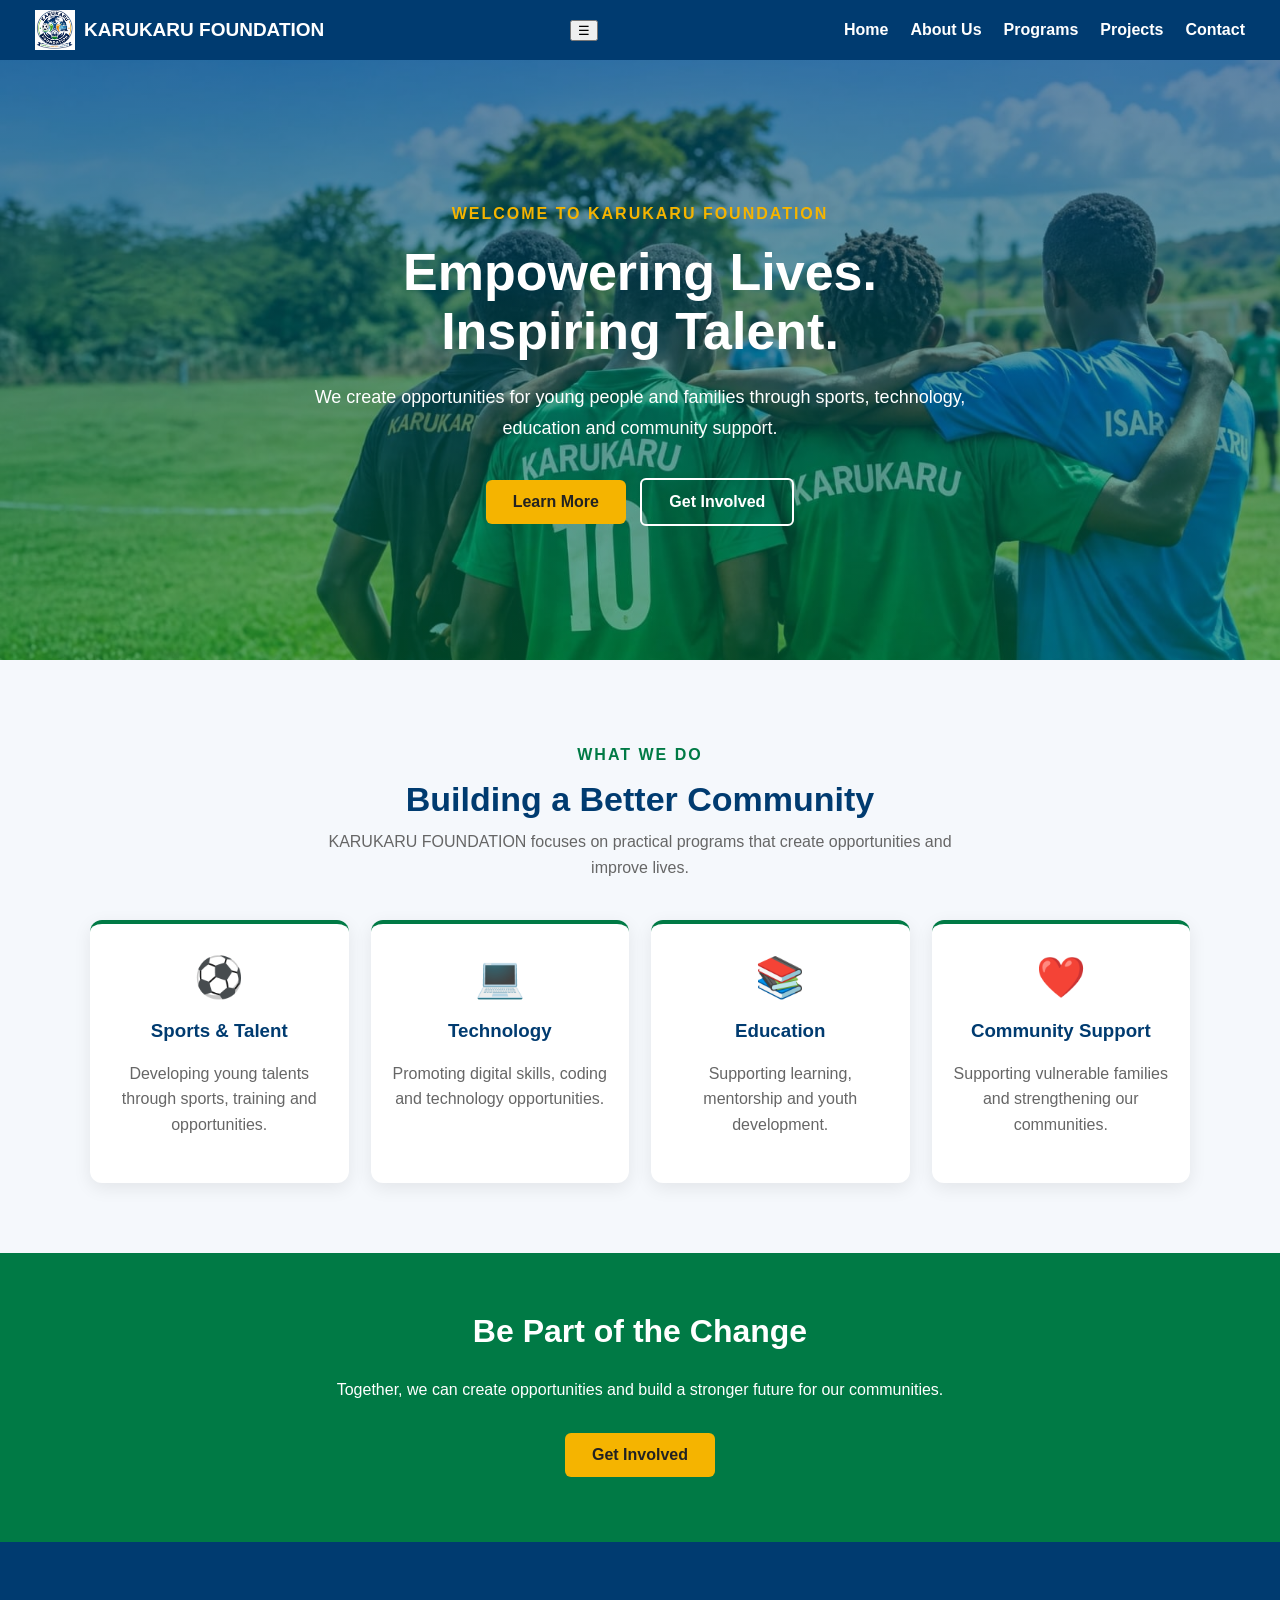
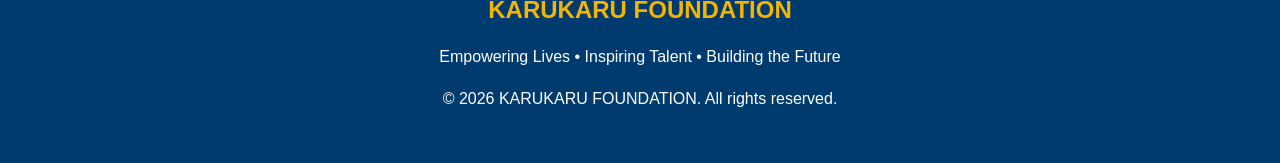
<file: index.html>
<!DOCTYPE html>
<html>

<head>
    <title>KARUKARU FOUNDATION</title>
    <link rel="stylesheet" href="css/style.css">
</head>

<body>

    <!-- NAVIGATION -->
    <nav class="navbar">

        <div class="logo-area">
            <img src="images/logo.png" alt="KARUKARU FOUNDATION Logo">
            <h2>KARUKARU FOUNDATION</h2>
        </div>
        <button class="menu-toggle" id="menuToggle">
            ☰
        </button>
        <ul>
            <li><a href="index.html">Home</a></li>
            <li><a href="about.html">About Us</a></li>
            <li><a href="programs.html">Programs</a></li>
            <li><a href="projects.html">Projects</a></li>
            <li><a href="contact.html">Contact</a></li>
        </ul>

    </nav>


    <!-- HERO SECTION -->
    <section class="hero">

        <div class="hero-content">

            <p class="welcome">WELCOME TO KARUKARU FOUNDATION</p>

            <h1>Empowering Lives.<br>Inspiring Talent.</h1>

            <p>
                We create opportunities for young people and families
                through sports, technology, education and community support.
            </p>

            <div class="hero-buttons">
                <a href="about.html" class="btn primary-btn">Learn More</a>
                <a href="contact.html" class="btn secondary-btn">Get Involved</a>
            </div>

        </div>

    </section>


    <!-- OUR FOCUS -->
    <section class="focus">

        <p class="section-label">WHAT WE DO</p>

        <h2>Building a Better Community</h2>

        <p class="section-intro">
            KARUKARU FOUNDATION focuses on practical programs that
            create opportunities and improve lives.
        </p>


        <div class="focus-container">

            <div class="focus-card">
                <div class="icon">⚽</div>
                <h3>Sports & Talent</h3>
                <p>
                    Developing young talents through sports,
                    training and opportunities.
                </p>
            </div>


            <div class="focus-card">
                <div class="icon">💻</div>
                <h3>Technology</h3>
                <p>
                    Promoting digital skills, coding and
                    technology opportunities.
                </p>
            </div>


            <div class="focus-card">
                <div class="icon">📚</div>
                <h3>Education</h3>
                <p>
                    Supporting learning, mentorship and
                    youth development.
                </p>
            </div>


            <div class="focus-card">
                <div class="icon">❤️</div>
                <h3>Community Support</h3>
                <p>
                    Supporting vulnerable families and
                    strengthening our communities.
                </p>
            </div>

        </div>

    </section>


    <!-- CALL TO ACTION -->
    <section class="cta">

        <h2>Be Part of the Change</h2>

        <p>
            Together, we can create opportunities and build
            a stronger future for our communities.
        </p>

        <a href="contact.html" class="btn primary-btn">
            Get Involved
        </a>

    </section>


    <!-- FOOTER -->
    <footer>

        <h2>KARUKARU FOUNDATION</h2>

        <p>
            Empowering Lives • Inspiring Talent • Building the Future
        </p>

        <p>
            © 2026 KARUKARU FOUNDATION. All rights reserved.
        </p>

    </footer>

</body>

</html>
</file>
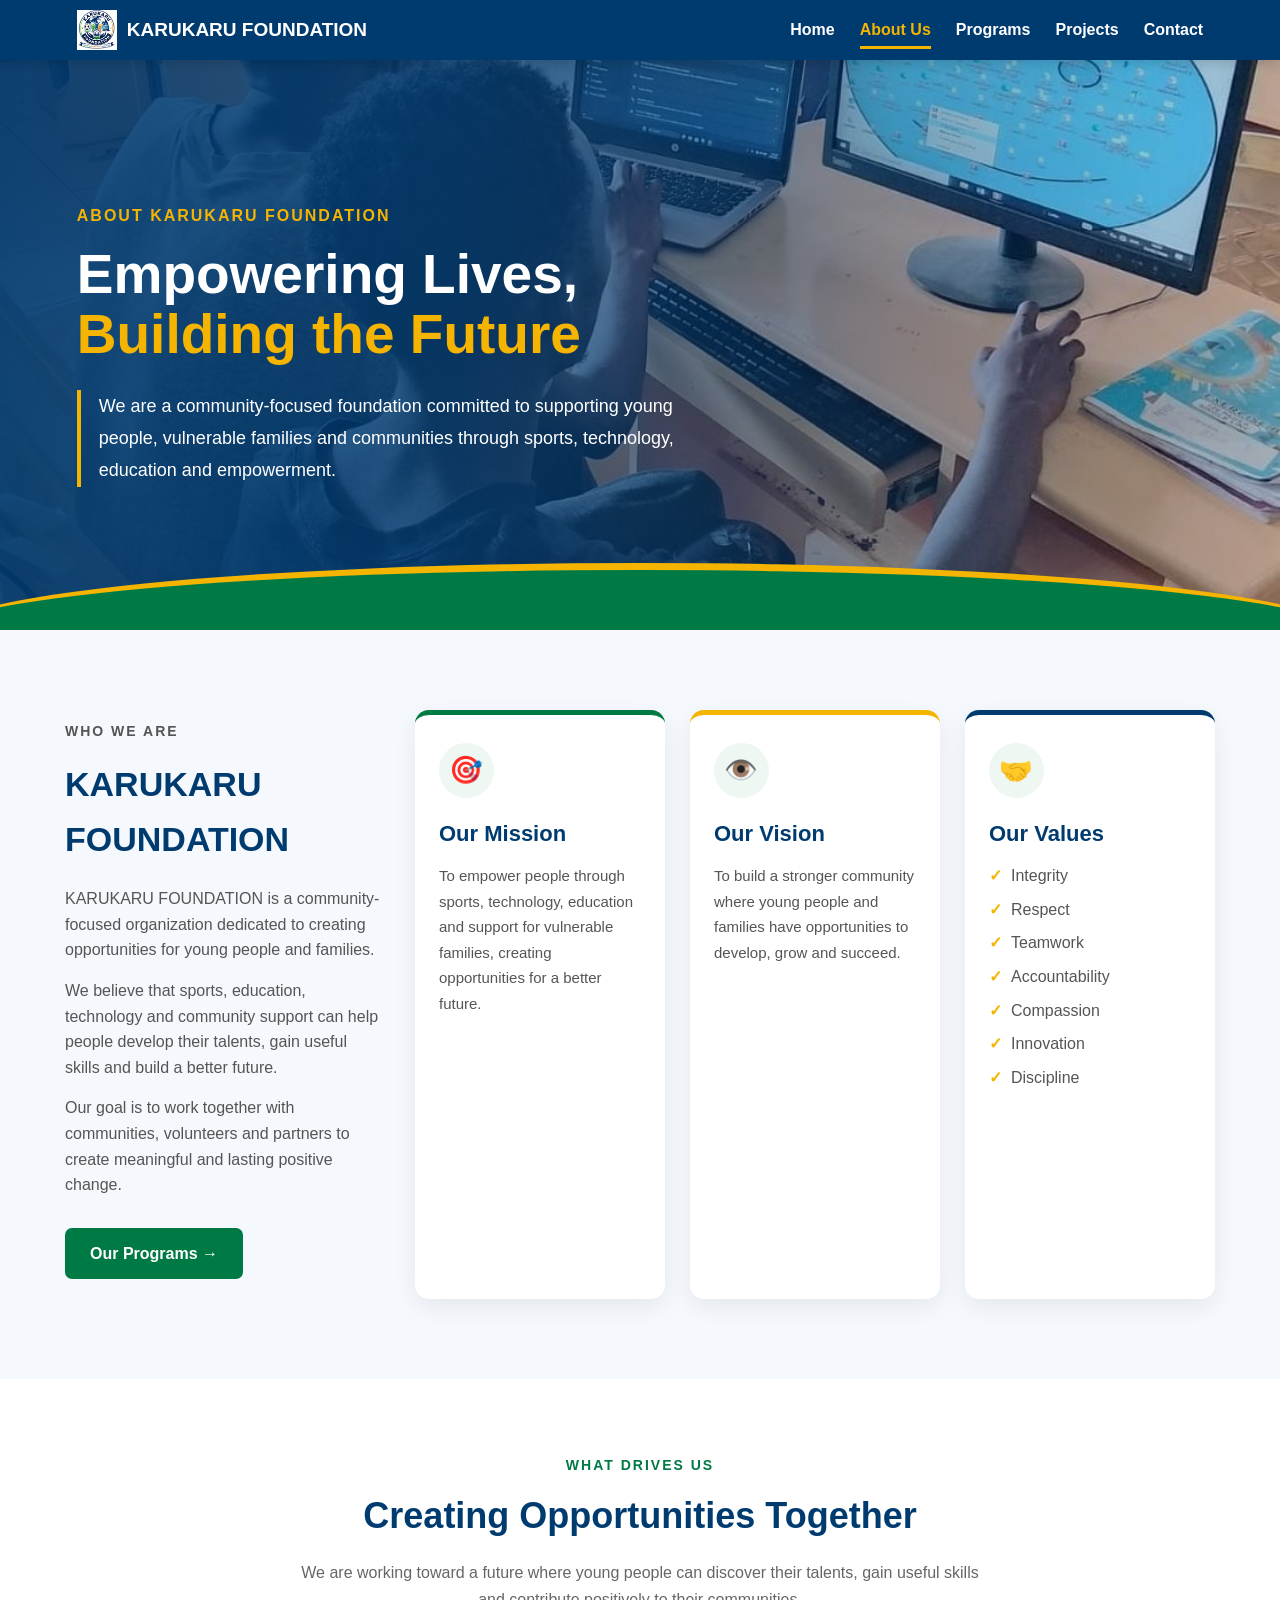
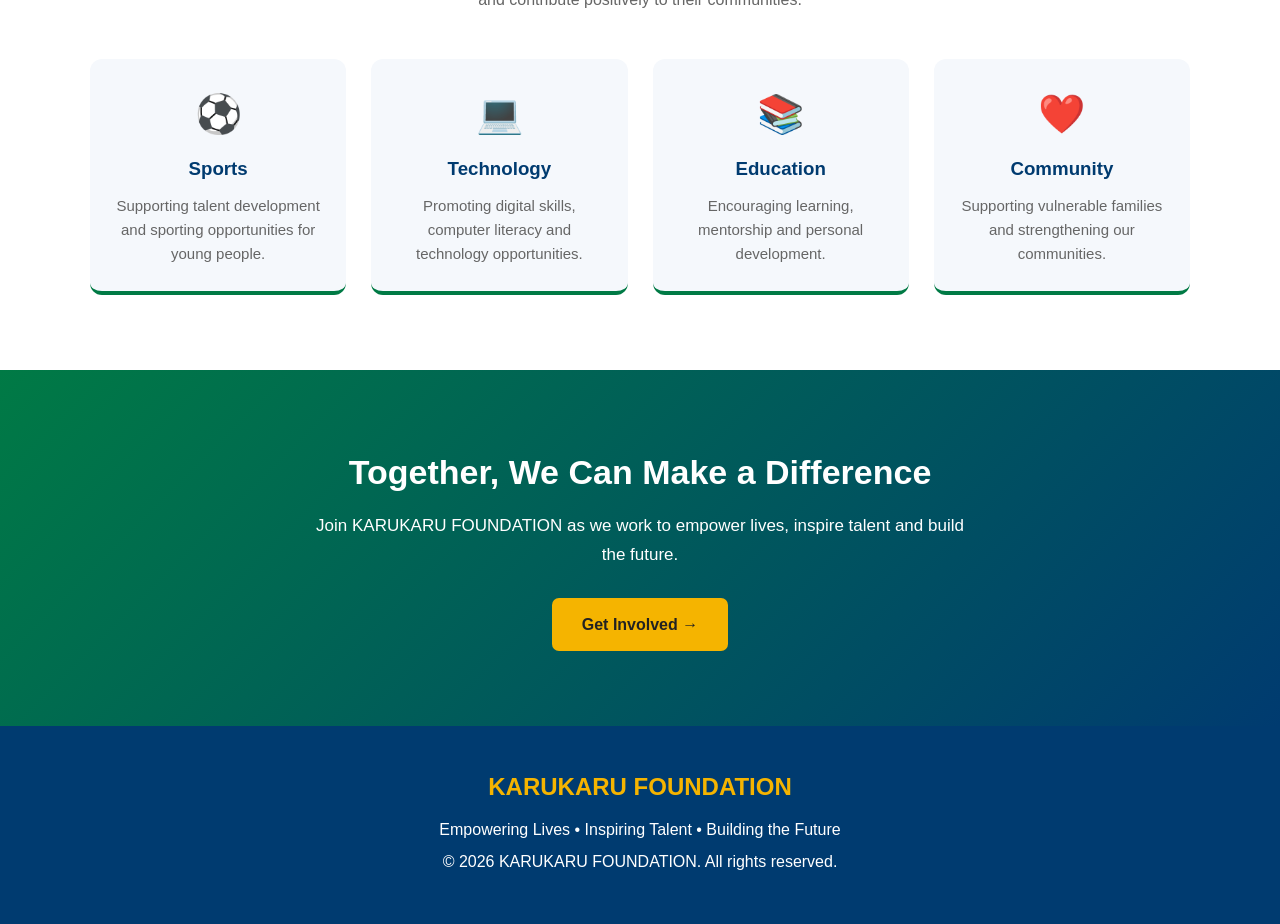
<file: about.html>
<!DOCTYPE html>
<html lang="en">

<head>
    <meta charset="UTF-8">
    <meta name="viewport" content="width=device-width, initial-scale=1.0">

    <title>About Us | KARUKARU FOUNDATION</title>

    <link rel="stylesheet" href="./css/about.css">
</head>

<body>

    <!-- =========================
     NAVIGATION
========================= -->

    <nav class="navbar">

        <div class="logo-area">

            <img src="images/logo.png" alt="KARUKARU FOUNDATION Logo">

            <h2>KARUKARU FOUNDATION</h2>

        </div>


        <ul>

            <li>
                <a href="index.html">Home</a>
            </li>

            <li>
                <a href="about.html" class="active">About Us</a>
            </li>

            <li>
                <a href="programs.html">Programs</a>
            </li>

            <li>
                <a href="projects.html">Projects</a>
            </li>

            <li>
                <a href="contact.html">Contact</a>
            </li>

        </ul>

    </nav>


    <!-- =========================
     ABOUT HERO
========================= -->
    <section class="about-hero">

        <div class="about-hero-content">

            <div class="hero-text">

                <p class="hero-label">
                    ABOUT KARUKARU FOUNDATION
                </p>

                <h1>
                    Empowering Lives,
                    <br>
                    <span>Building the Future</span>
                </h1>

                <p class="hero-description">
                    We are a community-focused foundation committed
                    to supporting young people, vulnerable families
                    and communities through sports, technology,
                    education and empowerment.
                </p>

            </div>

        </div>

    </section>





    <!-- =========================
     WHO WE ARE
========================= -->

    <section class="who-we-are">

        <div class="who-text">

            <p class="section-label">
                WHO WE ARE
            </p>

            <h2>
                KARUKARU FOUNDATION
            </h2>

            <p>
                KARUKARU FOUNDATION is a community-focused
                organization dedicated to creating opportunities
                for young people and families.
            </p>

            <p>
                We believe that sports, education, technology
                and community support can help people develop
                their talents, gain useful skills and build
                a better future.
            </p>

            <p>
                Our goal is to work together with communities,
                volunteers and partners to create meaningful
                and lasting positive change.
            </p>

            <a href="programs.html" class="program-button">
                Our Programs →
            </a>

        </div>


        <!-- =========================
         MISSION
    ========================= -->

        <div class="info-card mission-card">

            <div class="card-icon">
                🎯
            </div>

            <h3>
                Our Mission
            </h3>

            <p>
                To empower people through sports, technology,
                education and support for vulnerable families,
                creating opportunities for a better future.
            </p>

        </div>


        <!-- =========================
         VISION
    ========================= -->

        <div class="info-card vision-card">

            <div class="card-icon">
                👁️
            </div>

            <h3>
                Our Vision
            </h3>

            <p>
                To build a stronger community where young people
                and families have opportunities to develop,
                grow and succeed.
            </p>

        </div>


        <!-- =========================
         VALUES
    ========================= -->

        <div class="info-card values-card">

            <div class="card-icon">
                🤝
            </div>

            <h3>
                Our Values
            </h3>

            <ul>

                <li>Integrity</li>

                <li>Respect</li>

                <li>Teamwork</li>

                <li>Accountability</li>

                <li>Compassion</li>

                <li>Innovation</li>

                <li>Discipline</li>

            </ul>

        </div>

    </section>


    <!-- =========================
     OUR FOCUS
========================= -->

    <section class="about-focus">

        <p class="section-label">
            WHAT DRIVES US
        </p>

        <h2>
            Creating Opportunities Together
        </h2>

        <p class="focus-intro">
            We are working toward a future where young people
            can discover their talents, gain useful skills and
            contribute positively to their communities.
        </p>


        <div class="focus-items">

            <div class="focus-item">

                <div class="focus-icon">
                    ⚽
                </div>

                <h3>
                    Sports
                </h3>

                <p>
                    Supporting talent development and sporting
                    opportunities for young people.
                </p>

            </div>


            <div class="focus-item">

                <div class="focus-icon">
                    💻
                </div>

                <h3>
                    Technology
                </h3>

                <p>
                    Promoting digital skills, computer literacy
                    and technology opportunities.
                </p>

            </div>


            <div class="focus-item">

                <div class="focus-icon">
                    📚
                </div>

                <h3>
                    Education
                </h3>

                <p>
                    Encouraging learning, mentorship and
                    personal development.
                </p>

            </div>


            <div class="focus-item">

                <div class="focus-icon">
                    ❤️
                </div>

                <h3>
                    Community
                </h3>

                <p>
                    Supporting vulnerable families and
                    strengthening our communities.
                </p>

            </div>

        </div>

    </section>


    <!-- =========================
     CALL TO ACTION
========================= -->

    <section class="about-cta">

        <h2>
            Together, We Can Make a Difference
        </h2>

        <p>
            Join KARUKARU FOUNDATION as we work to empower
            lives, inspire talent and build the future.
        </p>

        <a href="contact.html">
            Get Involved →
        </a>

    </section>


    <!-- =========================
     FOOTER
========================= -->

    <footer>

        <h2>
            KARUKARU FOUNDATION
        </h2>

        <p>
            Empowering Lives • Inspiring Talent • Building the Future
        </p>

        <p>
            © 2026 KARUKARU FOUNDATION. All rights reserved.
        </p>

    </footer>


</body>

</html>
</file>
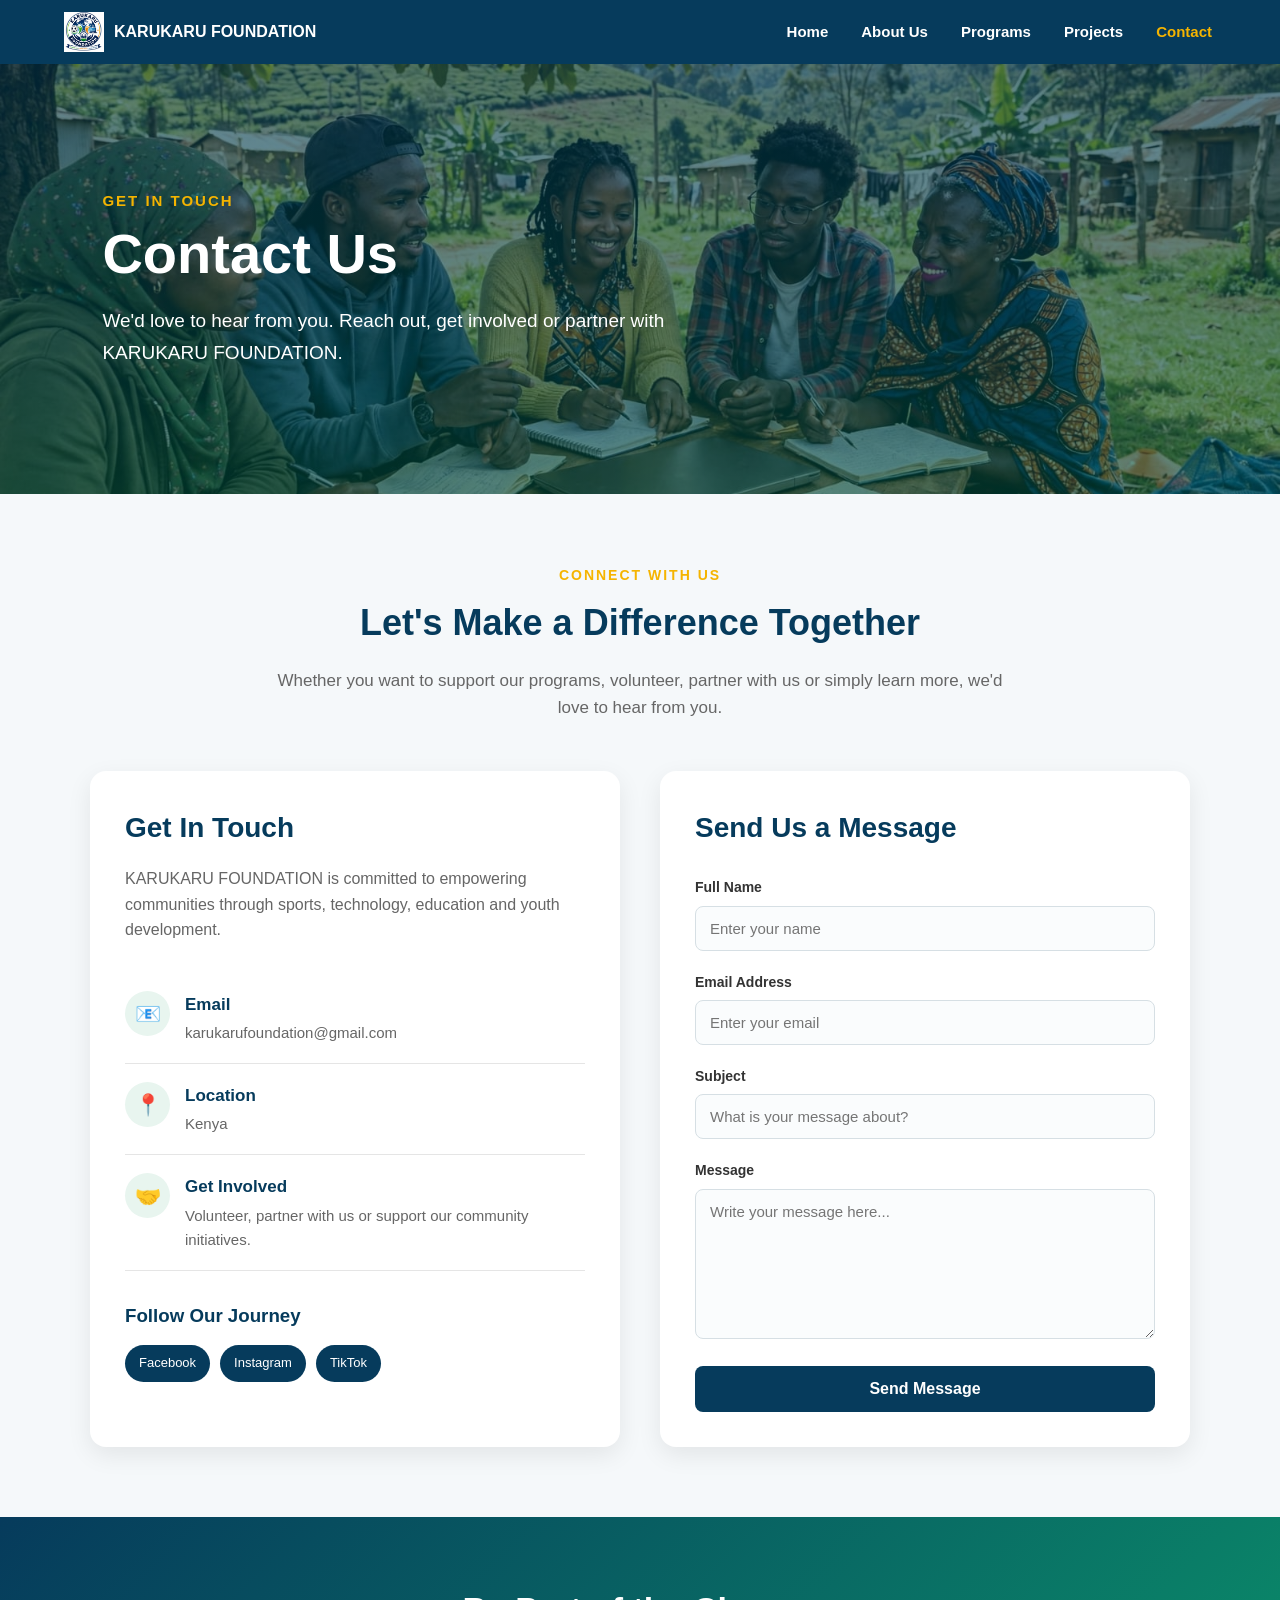
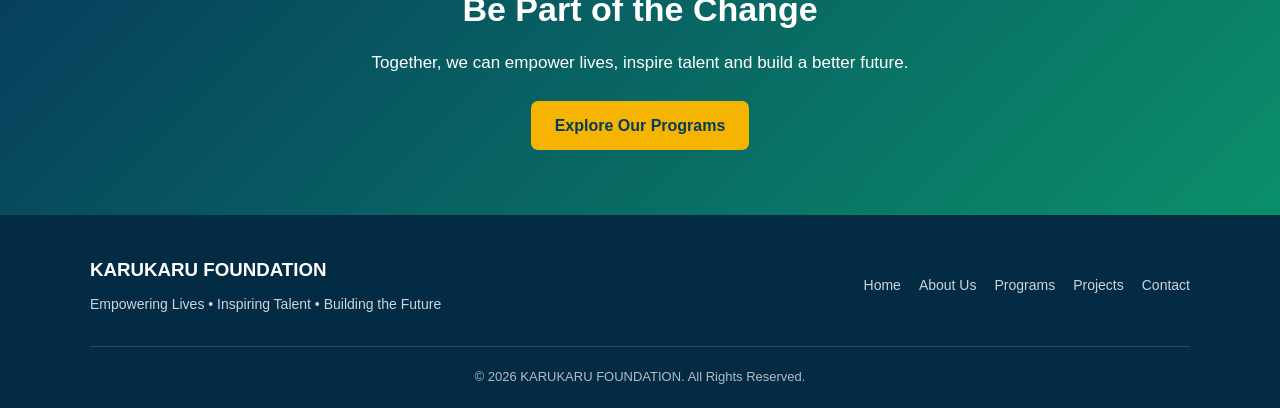
<file: contact.html>
<!DOCTYPE html>
<html lang="en">

<head>
    <meta charset="UTF-8">
    <meta name="viewport" content="width=device-width, initial-scale=1.0">

    <title>Contact Us | KARUKARU FOUNDATION</title>

    <link rel="stylesheet" href="css/contact.css">
</head>

<body>

    <!-- =========================
         NAVIGATION
    ========================== -->

    <header class="navbar">

        <div class="nav-container">

            <a href="index.html" class="logo">
                <img src="images/logo.png" alt="KARUKARU FOUNDATION Logo">
                <span>KARUKARU FOUNDATION</span>
            </a>

            <nav>

                <a href="index.html">Home</a>

                <a href="about.html">About Us</a>

                <a href="programs.html">Programs</a>

                <a href="projects.html">Projects</a>

                <a href="contact.html" class="active">Contact</a>

            </nav>

        </div>

    </header>


    <!-- =========================
         CONTACT HERO
    ========================== -->

    <section class="contact-hero">

        <div class="hero-overlay">

            <p>GET IN TOUCH</p>

            <h1>Contact Us</h1>

            <span>
                We'd love to hear from you. Reach out, get involved
                or partner with KARUKARU FOUNDATION.
            </span>

        </div>

    </section>


    <!-- =========================
         CONTACT SECTION
    ========================== -->

    <section class="contact-section">

        <div class="section-heading">

            <p>CONNECT WITH US</p>

            <h2>Let's Make a Difference Together</h2>

            <span>
                Whether you want to support our programs, volunteer,
                partner with us or simply learn more, we'd love to hear from you.
            </span>

        </div>


        <div class="contact-container">


            <!-- =========================
                 CONTACT INFORMATION
            ========================== -->

            <div class="contact-info">

                <h2>Get In Touch</h2>

                <p>
                    KARUKARU FOUNDATION is committed to empowering
                    communities through sports, technology, education
                    and youth development.
                </p>


                <div class="info-box">

                    <div class="info-icon">
                        📧
                    </div>

                    <div>

                        <h3>Email</h3>

                        <p>
                            karukarufoundation@gmail.com
                        </p>

                    </div>

                </div>


                <div class="info-box">

                    <div class="info-icon">
                        📍
                    </div>

                    <div>

                        <h3>Location</h3>

                        <p>
                            Kenya
                        </p>

                    </div>

                </div>


                <div class="info-box">

                    <div class="info-icon">
                        🤝
                    </div>

                    <div>

                        <h3>Get Involved</h3>

                        <p>
                            Volunteer, partner with us or support
                            our community initiatives.
                        </p>

                    </div>

                </div>


                <!-- SOCIAL MEDIA -->

                <div class="social-box">

                    <h3>Follow Our Journey</h3>

                    <div class="social-links">

                        <a href="#" aria-label="Facebook">
                            Facebook
                        </a>

                        <a href="#" aria-label="Instagram">
                            Instagram
                        </a>

                        <a href="#" aria-label="TikTok">
                            TikTok
                        </a>

                    </div>

                </div>

            </div>


            <!-- =========================
                 CONTACT FORM
            ========================== -->

            <div class="contact-form">

                <h2>Send Us a Message</h2>

                <form id="contactForm" action="https://formspree.io/f/xqpavzdl" method="POST">

                    <!-- NAME -->

                    <div class="form-group">

                        <label for="name">
                            Full Name
                        </label>

                        <input type="text" id="name" name="name" placeholder="Enter your name" required>

                    </div>


                    <!-- EMAIL -->

                    <div class="form-group">

                        <label for="email">
                            Email Address
                        </label>

                        <input type="email" id="email" name="email" placeholder="Enter your email" required>

                    </div>


                    <!-- SUBJECT -->

                    <div class="form-group">

                        <label for="subject">
                            Subject
                        </label>

                        <input type="text" id="subject" name="subject" placeholder="What is your message about?"
                            required>

                    </div>


                    <!-- MESSAGE -->

                    <div class="form-group">

                        <label for="message">
                            Message
                        </label>

                        <textarea id="message" name="message" rows="7" placeholder="Write your message here..."
                            required></textarea>

                    </div>


                    <!-- SEND BUTTON -->

                    <button type="submit" id="sendButton">
                        Send Message
                    </button>


                    <!-- SUCCESS / ERROR MESSAGE -->

                    <p id="successMessage" class="success-message"></p>

                </form>

            </div>

        </div>

    </section>


    <!-- =========================
         CALL TO ACTION
    ========================== -->

    <section class="contact-cta">

        <h2>Be Part of the Change</h2>

        <p>
            Together, we can empower lives, inspire talent
            and build a better future.
        </p>

        <a href="programs.html">
            Explore Our Programs
        </a>

    </section>


    <!-- =========================
         FOOTER
    ========================== -->

    <footer>

        <div class="footer-content">

            <div>

                <h3>
                    KARUKARU FOUNDATION
                </h3>

                <p>
                    Empowering Lives • Inspiring Talent • Building the Future
                </p>

            </div>


            <div class="footer-links">

                <a href="index.html">
                    Home
                </a>

                <a href="about.html">
                    About Us
                </a>

                <a href="programs.html">
                    Programs
                </a>

                <a href="projects.html">
                    Projects
                </a>

                <a href="contact.html">
                    Contact
                </a>

            </div>

        </div>


        <div class="footer-bottom">

            <p>
                © 2026 KARUKARU FOUNDATION. All Rights Reserved.
            </p>

        </div>

    </footer>


    <!-- JAVASCRIPT -->

    <script src="js/script.js"></script>

</body>

</html>
</file>
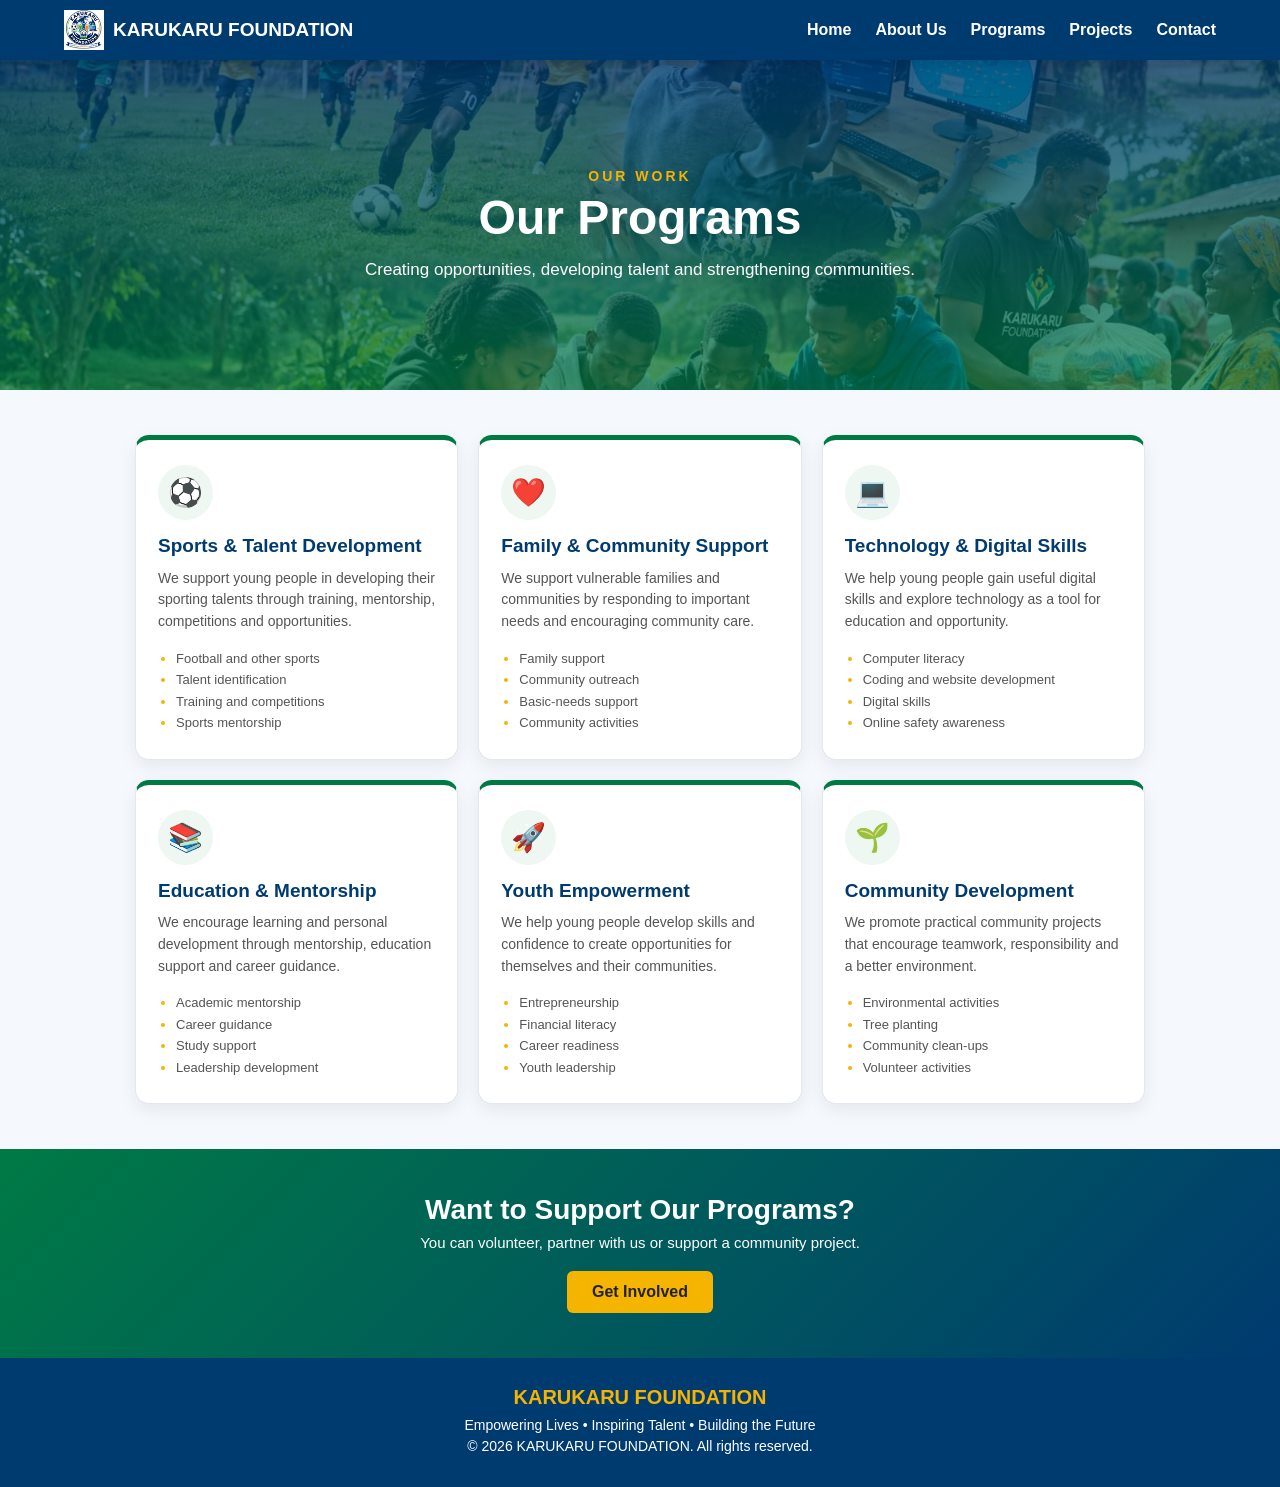
<file: programs.html>
<!DOCTYPE html>
<html lang="en">

<head>
    <meta charset="UTF-8">
    <meta name="viewport" content="width=device-width, initial-scale=1.0">

    <title>Programs | KARUKARU FOUNDATION</title>

    <link rel="stylesheet" href="./css/programs.css">
</head>

<body>

    <!-- NAVIGATION -->
    <nav class="navbar">

        <div class="logo-area">
            <img src="images/logo.png" alt="KARUKARU FOUNDATION Logo">
            <h2>KARUKARU FOUNDATION</h2>
        </div>

        <ul>
            <li><a href="index.html">Home</a></li>
            <li><a href="about.html">About Us</a></li>
            <li><a href="programs.html">Programs</a></li>
            <li><a href="projects.html">Projects</a></li>
            <li><a href="contact.html">Contact</a></li>
        </ul>

    </nav>


    <!-- PROGRAMS HERO -->
    <section class="program-hero">

        <div class="program-hero-content">

            <p>OUR WORK</p>

            <h1>Our Programs</h1>

            <span>
                Creating opportunities, developing talent
                and strengthening communities.
            </span>

        </div>

    </section>

    <!-- PROGRAMS -->
    <section class="programs">


        <!-- SPORTS -->
        <div class="program-card">
            <div class="program-icon">⚽</div>

            <h2>Sports & Talent Development</h2>

            <p>
                We support young people in developing their sporting
                talents through training, mentorship, competitions
                and opportunities.
            </p>

            <ul>
                <li>Football and other sports</li>
                <li>Talent identification</li>
                <li>Training and competitions</li>
                <li>Sports mentorship</li>
            </ul>

        </div>


        <!-- FAMILY SUPPORT -->
        <div class="program-card">

            <div class="program-icon">❤️</div>

            <h2>Family & Community Support</h2>

            <p>
                We support vulnerable families and communities by
                responding to important needs and encouraging
                community care.
            </p>

            <ul>
                <li>Family support</li>
                <li>Community outreach</li>
                <li>Basic-needs support</li>
                <li>Community activities</li>
            </ul>

        </div>


        <!-- TECHNOLOGY -->
        <div class="program-card">

            <div class="program-icon">💻</div>

            <h2>Technology & Digital Skills</h2>

            <p>
                We help young people gain useful digital skills
                and explore technology as a tool for education
                and opportunity.
            </p>

            <ul>
                <li>Computer literacy</li>
                <li>Coding and website development</li>
                <li>Digital skills</li>
                <li>Online safety awareness</li>
            </ul>

        </div>


        <!-- EDUCATION -->
        <div class="program-card">

            <div class="program-icon">📚</div>

            <h2>Education & Mentorship</h2>

            <p>
                We encourage learning and personal development
                through mentorship, education support and
                career guidance.
            </p>

            <ul>
                <li>Academic mentorship</li>
                <li>Career guidance</li>
                <li>Study support</li>
                <li>Leadership development</li>
            </ul>

        </div>


        <!-- YOUTH EMPOWERMENT -->
        <div class="program-card">

            <div class="program-icon">🚀</div>

            <h2>Youth Empowerment</h2>

            <p>
                We help young people develop skills and confidence
                to create opportunities for themselves and their
                communities.
            </p>

            <ul>
                <li>Entrepreneurship</li>
                <li>Financial literacy</li>
                <li>Career readiness</li>
                <li>Youth leadership</li>
            </ul>

        </div>


        <!-- COMMUNITY DEVELOPMENT -->
        <div class="program-card">

            <div class="program-icon">🌱</div>

            <h2>Community Development</h2>

            <p>
                We promote practical community projects that
                encourage teamwork, responsibility and a better
                environment.
            </p>

            <ul>
                <li>Environmental activities</li>
                <li>Tree planting</li>
                <li>Community clean-ups</li>
                <li>Volunteer activities</li>
            </ul>

        </div>

    </section>


    <!-- CALL TO ACTION -->
    <section class="program-cta">

        <h2>Want to Support Our Programs?</h2>

        <p>
            You can volunteer, partner with us or support
            a community project.
        </p>

        <a href="contact.html">
            Get Involved
        </a>

    </section>


    <!-- FOOTER -->
    <footer>

        <h2>KARUKARU FOUNDATION</h2>

        <p>
            Empowering Lives • Inspiring Talent • Building the Future
        </p>

        <p>
            © 2026 KARUKARU FOUNDATION. All rights reserved.
        </p>

    </footer>


</body>

</html>
</file>
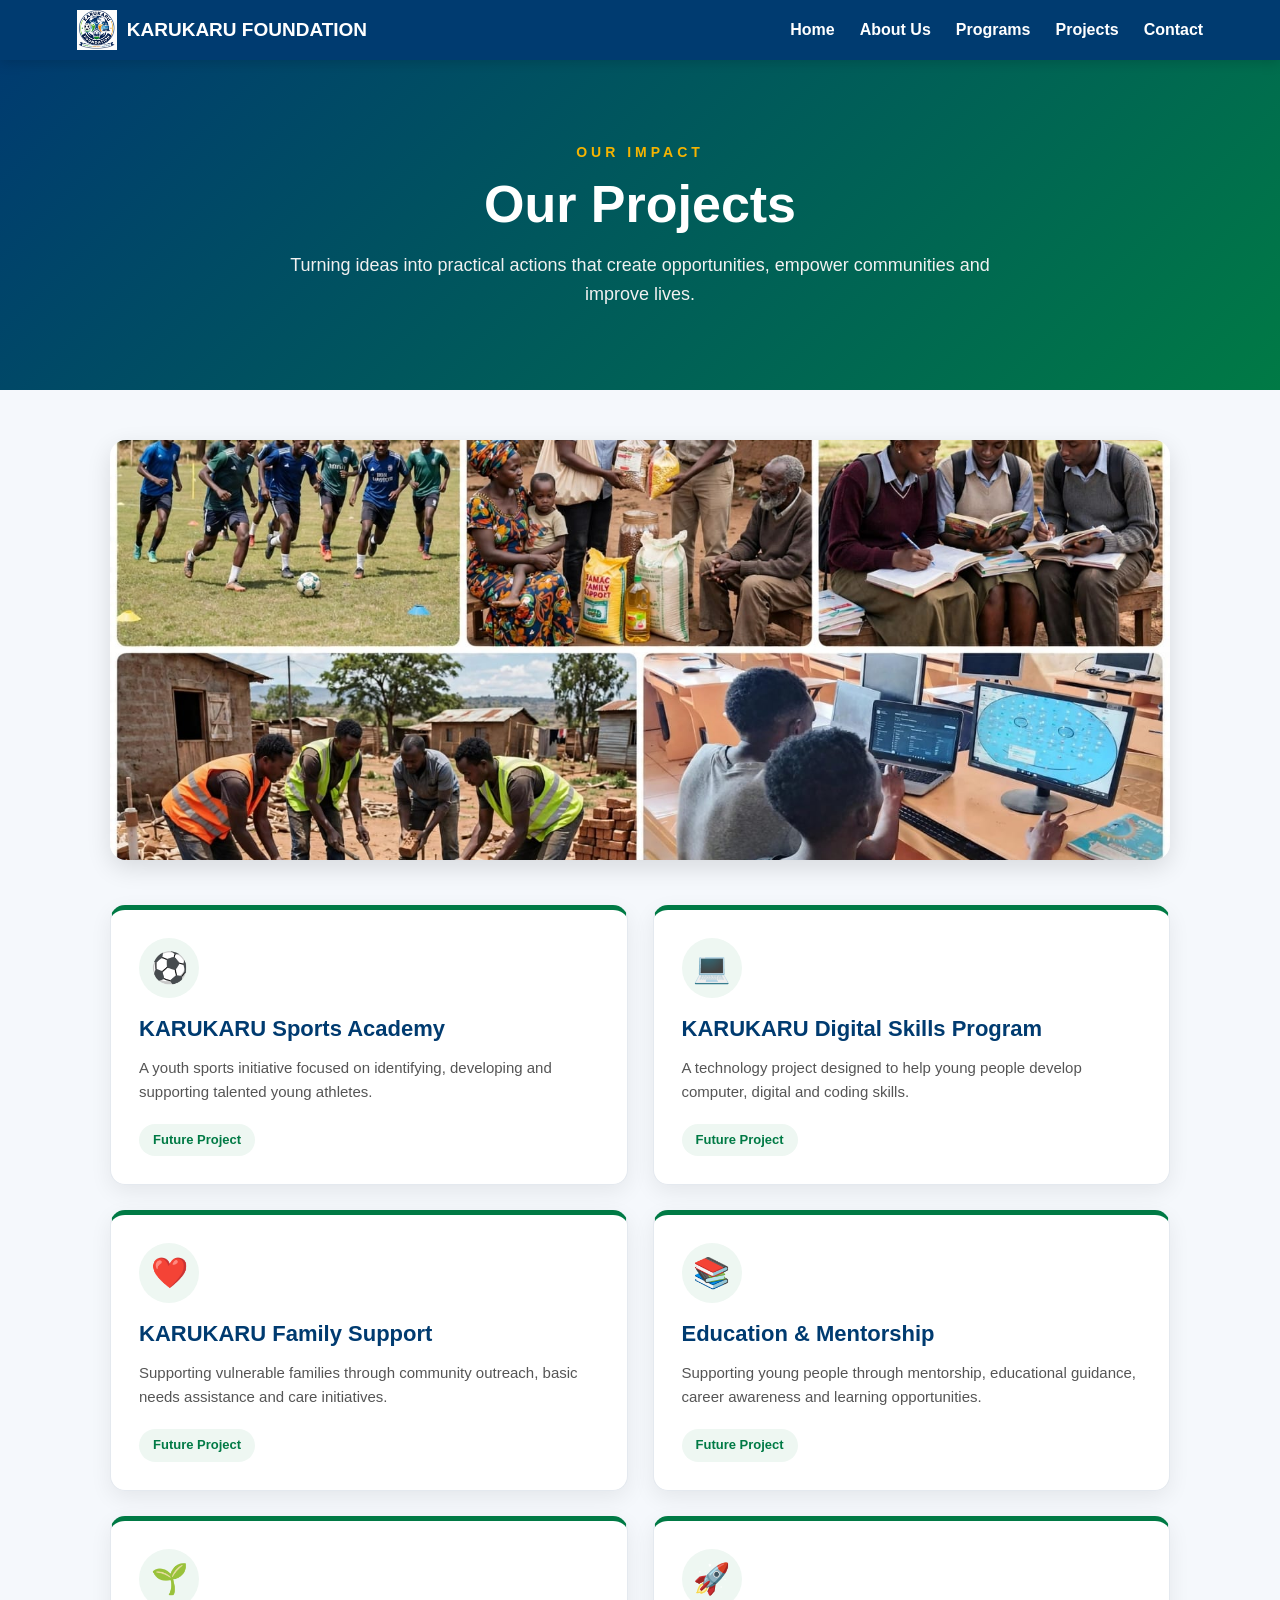
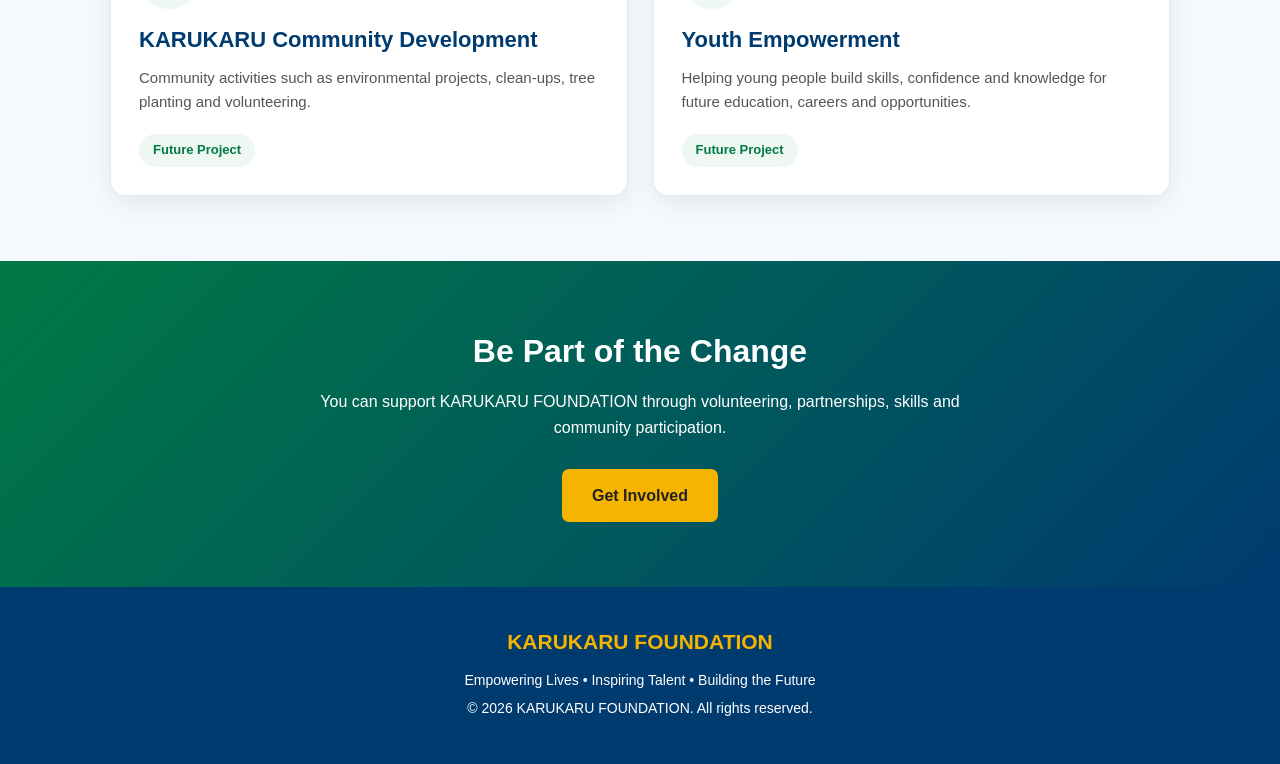
<file: projects.html>
<!DOCTYPE html>
<html lang="en">

<head>
    <meta charset="UTF-8">
    <meta name="viewport" content="width=device-width, initial-scale=1.0">

    <title>Projects | KARUKARU FOUNDATION</title>

    <link rel="stylesheet" href="./css/projects.css">
</head>

<body>

    <!-- =========================
         NAVIGATION
    ========================== -->

    <nav class="navbar">

        <div class="logo-area">

            <img src="images/logo.png" alt="KARUKARU FOUNDATION Logo">

            <h2>KARUKARU FOUNDATION</h2>

        </div>


        <ul>

            <li>
                <a href="index.html">Home</a>
            </li>

            <li>
                <a href="about.html">About Us</a>
            </li>

            <li>
                <a href="programs.html">Programs</a>
            </li>

            <li>
                <a href="projects.html">Projects</a>
            </li>

            <li>
                <a href="contact.html">Contact</a>
            </li>

        </ul>

    </nav>


    <!-- =========================
         PROJECT HERO
    ========================== -->

    <section class="projects-hero">

        <div class="projects-hero-content">

            <p>OUR IMPACT</p>

            <h1>Our Projects</h1>

            <span>
                Turning ideas into practical actions that create
                opportunities, empower communities and improve lives.
            </span>

        </div>

    </section>


    <!-- =========================
         PROJECT IMAGE
    ========================== -->

    <section class="project-image-section">

        <img src="images/future-project.png" alt="KARUKARU FOUNDATION future community projects">

    </section>


    <!-- =========================
         PROJECTS
    ========================== -->

    <section class="projects">


        <!-- SPORTS -->

        <div class="project-card">

            <div class="project-icon">
                ⚽
            </div>

            <h2>
                KARUKARU Sports Academy
            </h2>

            <p>
                A youth sports initiative focused on identifying,
                developing and supporting talented young athletes.
            </p>

            <span class="status">
                Future Project
            </span>

        </div>


        <!-- TECHNOLOGY -->

        <div class="project-card">

            <div class="project-icon">
                💻
            </div>

            <h2>
                KARUKARU Digital Skills Program
            </h2>

            <p>
                A technology project designed to help young people
                develop computer, digital and coding skills.
            </p>

            <span class="status">
                Future Project
            </span>

        </div>


        <!-- FAMILY SUPPORT -->

        <div class="project-card">

            <div class="project-icon">
                ❤️
            </div>

            <h2>
                KARUKARU Family Support
            </h2>

            <p>
                Supporting vulnerable families through community
                outreach, basic needs assistance and care initiatives.
            </p>

            <span class="status">
                Future Project
            </span>

        </div>


        <!-- EDUCATION -->

        <div class="project-card">

            <div class="project-icon">
                📚
            </div>

            <h2>
                Education & Mentorship
            </h2>

            <p>
                Supporting young people through mentorship,
                educational guidance, career awareness and
                learning opportunities.
            </p>

            <span class="status">
                Future Project
            </span>

        </div>


        <!-- COMMUNITY DEVELOPMENT -->

        <div class="project-card">

            <div class="project-icon">
                🌱
            </div>

            <h2>
                KARUKARU Community Development
            </h2>

            <p>
                Community activities such as environmental projects,
                clean-ups, tree planting and volunteering.
            </p>

            <span class="status">
                Future Project
            </span>

        </div>


        <!-- YOUTH EMPOWERMENT -->

        <div class="project-card">

            <div class="project-icon">
                🚀
            </div>

            <h2>
                Youth Empowerment
            </h2>

            <p>
                Helping young people build skills, confidence and
                knowledge for future education, careers and
                opportunities.
            </p>

            <span class="status">
                Future Project
            </span>

        </div>


    </section>


    <!-- =========================
         CALL TO ACTION
    ========================== -->

    <section class="projects-cta">

        <h2>
            Be Part of the Change
        </h2>

        <p>
            You can support KARUKARU FOUNDATION through
            volunteering, partnerships, skills and community
            participation.
        </p>

        <a href="contact.html">
            Get Involved
        </a>

    </section>


    <!-- =========================
         FOOTER
    ========================== -->

    <footer>

        <h2>
            KARUKARU FOUNDATION
        </h2>

        <p>
            Empowering Lives • Inspiring Talent • Building the Future
        </p>

        <p>
            © 2026 KARUKARU FOUNDATION. All rights reserved.
        </p>

    </footer>


</body>

</html>
</file>
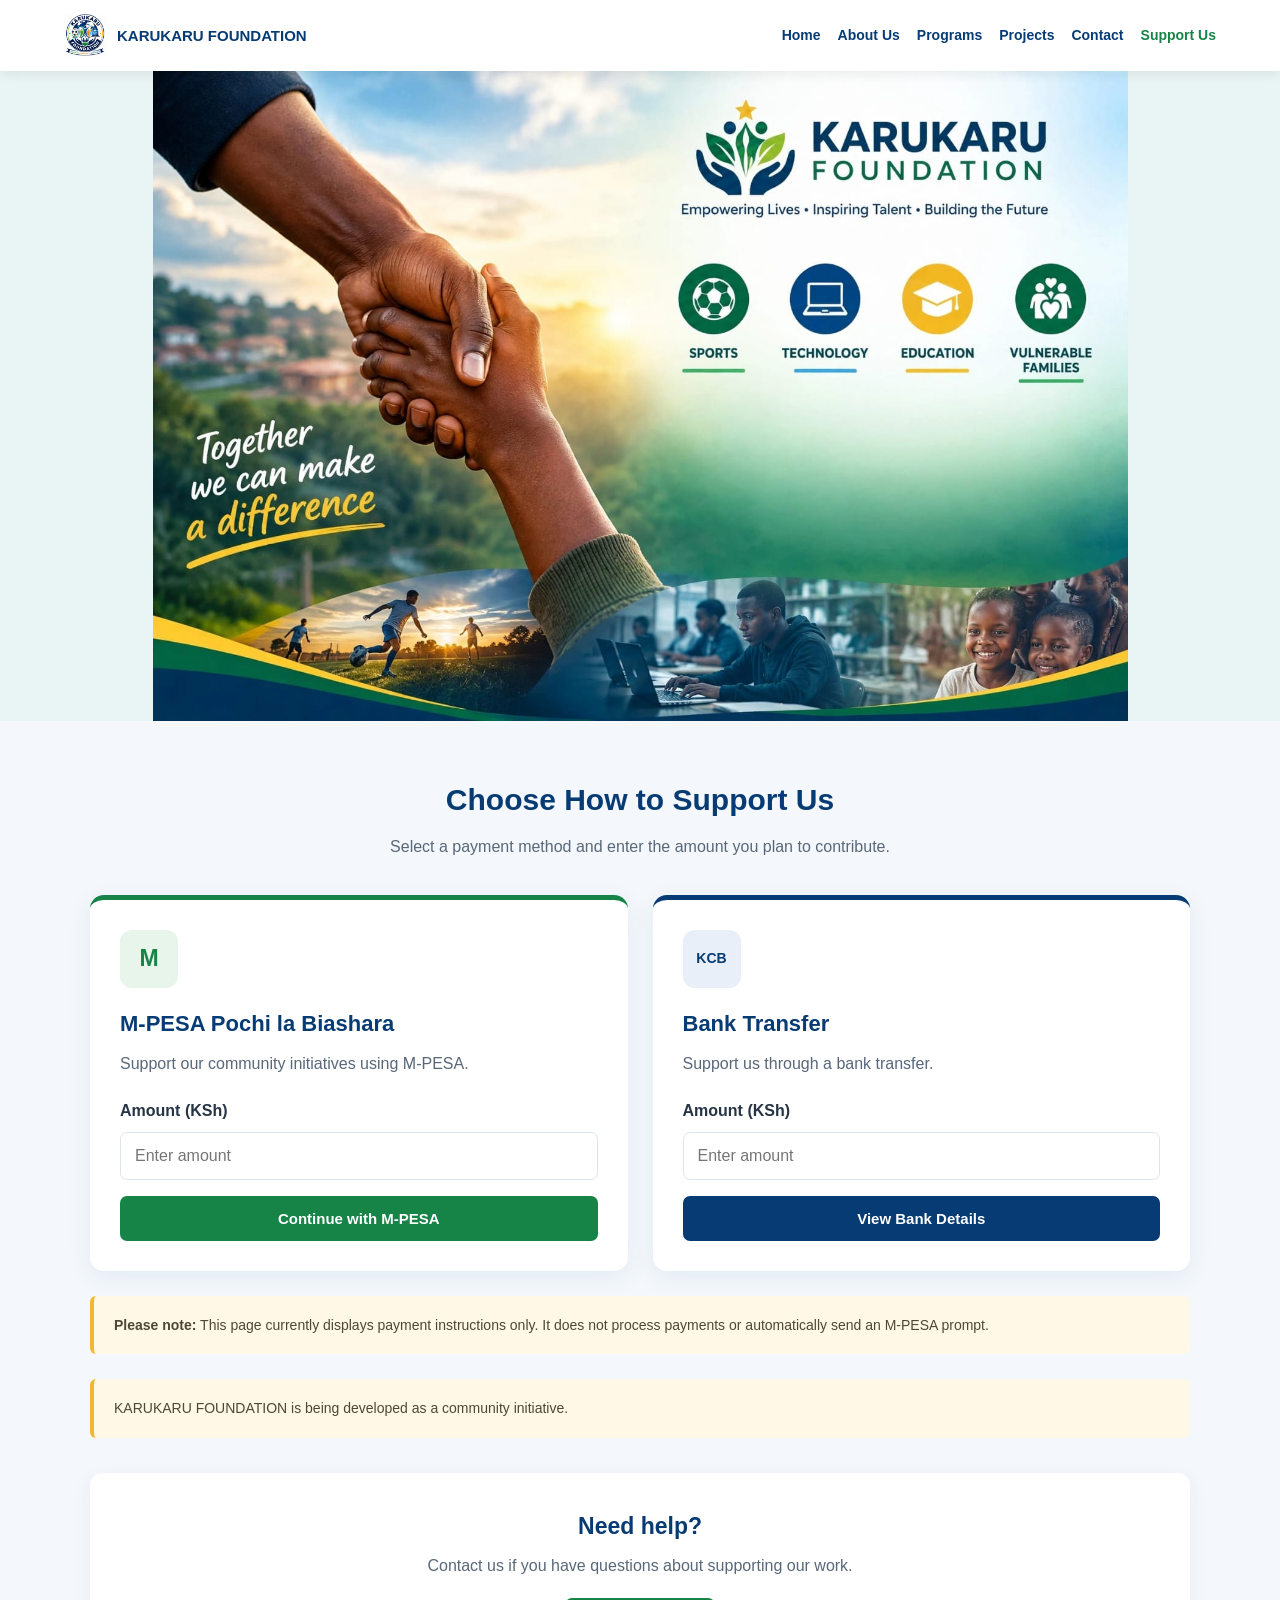
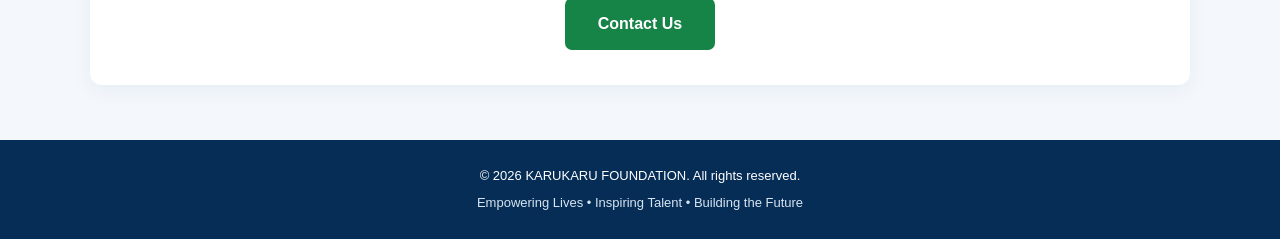
<file: support.html>
<!DOCTYPE html>
<html lang="en">

<head>
    <meta charset="UTF-8">
    <meta name="viewport" content="width=device-width, initial-scale=1.0">

    <title>Support Us | KARUKARU FOUNDATION</title>

    <link rel="stylesheet" href="css/support.css">
</head>

<body>

    <header class="navbar">
        <a href="index.html" class="brand">
            <img src="images/logo.png" alt="KARUKARU FOUNDATION logo">
            <span>KARUKARU FOUNDATION</span>
        </a>

        <nav>
            <a href="index.html">Home</a>
            <a href="about.html">About Us</a>
            <a href="programs.html">Programs</a>
            <a href="projects.html">Projects</a>
            <a href="contact.html">Contact</a>
            <a href="support.html" class="active">Support Us</a>
        </nav>
    </header>

    <main>
        <section class="hero">
            <img src="images/support-hero.jpg"
                alt="KARUKARU FOUNDATION — supporting sports, technology, education and vulnerable families">
        </section>

        <section class="support-section">
            <h2>Choose How to Support Us</h2>
            <p class="intro">
                Select a payment method and enter the amount you plan to contribute.
            </p>

            <div class="payment-grid">

                <!-- M-PESA OPTION -->
                <div class="payment-card mpesa-card">
                    <div class="payment-icon">M</div>
                    <h3>M-PESA Pochi la Biashara</h3>
                    <p>Support our community initiatives using M-PESA.</p>

                    <label for="mpesaAmount">Amount (KSh)</label>
                    <input type="number" id="mpesaAmount" min="1" step="1" placeholder="Enter amount">

                    <button type="button" onclick="showMpesaInstructions()">
                        Continue with M-PESA
                    </button>

                    <div id="mpesaInstructions" class="instructions" hidden>
                        <h4>Payment instructions</h4>
                        <p><strong>Pochi phone number:</strong> 0111409343</p>
                        <p>
                            Open the official M-PESA menu on your phone and
                            follow the available Pochi la Biashara payment steps.
                        </p>
                        <p>
                            Enter the amount you selected and confirm the
                            recipient before completing payment.
                        </p>
                        <p class="security-note">
                            Your M-PESA PIN must only be entered in the official
                            M-PESA prompt, never on this website.
                        </p>
                    </div>
                </div>

                <!-- BANK OPTION -->
                <div class="payment-card bank-card">
                    <div class="payment-icon">KCB</div>
                    <h3>Bank Transfer</h3>
                    <p>Support us through a bank transfer.</p>

                    <label for="bankAmount">Amount (KSh)</label>
                    <input type="number" id="bankAmount" min="1" step="1" placeholder="Enter amount">

                    <button type="button" onclick="showBankInstructions()">
                        View Bank Details
                    </button>

                    <div id="bankInstructions" class="instructions" hidden>
                        <h4>Bank payment details</h4>
                        <p><strong>Bank:</strong> KCB Bank</p>
                        <p><strong>Account name:</strong> Kelvin Mutembei</p>
                        <p><strong>Account number:</strong> 1345150490</p>
                        <p>
                            <strong>Your planned contribution:</strong>
                            KSh <span id="displayBankAmount">0</span>
                        </p>
                        <p>
                            Verify the account details with the account holder
                            before making a transfer.
                        </p>
                    </div>
                </div>

            </div>

            <p class="notice">
                <strong>Please note:</strong> This page currently displays
                payment instructions only. It does not process payments or
                automatically send an M-PESA prompt.
            </p>

            <p class="notice">
                KARUKARU FOUNDATION is being developed as a community initiative.

            </p>

            <div class="contact-box">
                <h3>Need help?</h3>
                <p>Contact us if you have questions about supporting our work.</p>
                <a href="contact.html" class="contact-button">Contact Us</a>
            </div>
        </section>
    </main>

    <footer>
        <p>
            &copy; <span id="year"></span> KARUKARU FOUNDATION.
            All rights reserved.
        </p>
        <p>Empowering Lives • Inspiring Talent • Building the Future</p>
    </footer>

    <script>
        function showMpesaInstructions() {
            const amount = Number(document.getElementById("mpesaAmount").value);

            if (!Number.isInteger(amount) || amount < 1) {
                alert("Please enter a valid amount in KSh.");
                return;
            }

            document.getElementById("mpesaInstructions").hidden = false;
        }

        function showBankInstructions() {
            const amount = Number(document.getElementById("bankAmount").value);

            if (!Number.isInteger(amount) || amount < 1) {
                alert("Please enter a valid amount in KSh.");
                return;
            }

            document.getElementById("displayBankAmount").textContent =
                amount.toLocaleString("en-KE");

            document.getElementById("bankInstructions").hidden = false;
        }

        document.getElementById("year").textContent =
            new Date().getFullYear();
    </script>

</body>

</html>
</file>
<file: css/style.css>
/* =========================
   GENERAL
========================= */

* {
    box-sizing: border-box;
}

html {
    scroll-behavior: smooth;
}

body {
    margin: 0;
    font-family: Arial, sans-serif;
    background: #f5f8fc;
    color: #222;
}


/* =========================
   NAVIGATION
========================= */

.navbar {
    background: #003b70;

    padding: 10px 35px;

    display: flex;
    align-items: center;
    justify-content: space-between;

    box-shadow: 0 3px 12px rgba(0, 0, 0, 0.15);
}

.logo-area {
    display: flex;
    align-items: center;
    gap: 9px;
}

.logo-area img {
    width: 40px !important;
    height: 40px !important;

    max-width: 40px !important;
    max-height: 40px !important;

    object-fit: contain;
}

.logo-area h2 {
    color: white;

    margin: 0;

    font-size: 19px;
}

.navbar ul {
    display: flex;
    align-items: center;

    gap: 22px;

    list-style: none;

    margin: 0;
    padding: 0;
}

.navbar a {
    color: white;

    text-decoration: none;

    font-weight: bold;

    transition: 0.3s;
}

.navbar a:hover {
    color: #f5b400;
}


/* =========================
   HOMEPAGE HERO
========================= */

.hero {
    min-height: 600px;

    display: flex;

    align-items: center;
    justify-content: center;

    text-align: center;

    padding: 100px 20px;

    color: white;

    background-image:
        linear-gradient(
            rgba(0, 59, 112, 0.62),
            rgba(0, 122, 69, 0.55)
        ),
        url("../images/home-hero.jpg");

    background-size: cover;

    background-position: center;

    background-repeat: no-repeat;
}

.hero-content {
    max-width: 850px;

    margin: auto;
}

.welcome {
    color: #f5b400;

    font-weight: bold;

    letter-spacing: 2px;

    font-size: 16px;
}

.hero h1 {
    font-size: 52px;

    line-height: 1.15;

    margin: 20px 0;
}

.hero p:not(.welcome) {
    max-width: 700px;

    margin: auto;

    font-size: 18px;

    line-height: 1.7;
}


/* =========================
   HERO BUTTONS
========================= */

.hero-buttons {
    margin-top: 30px;
}

.btn {
    display: inline-block;

    padding: 13px 27px;

    border-radius: 6px;

    text-decoration: none;

    font-weight: bold;

    margin: 5px;

    transition: 0.3s;
}

.primary-btn {
    background: #f5b400;

    color: #222;
}

.primary-btn:hover {
    background: white;

    color: #003b70;
}

.secondary-btn {
    border: 2px solid white;

    color: white;
}

.secondary-btn:hover {
    background: white;

    color: #003b70;
}


/* =========================
   FOCUS SECTION
========================= */

.focus {
    padding: 70px 20px;

    text-align: center;
}

.section-label {
    color: #007a45;

    font-weight: bold;

    letter-spacing: 2px;
}

.focus h2 {
    color: #003b70;

    font-size: 34px;

    margin: 10px 0;
}

.section-intro {
    max-width: 650px;

    margin: 0 auto 40px;

    color: #666;

    line-height: 1.6;
}


/* =========================
   FOCUS CARDS
========================= */

.focus-container {
    max-width: 1100px;

    margin: auto;

    display: grid;

    grid-template-columns: repeat(4, 1fr);

    gap: 22px;
}

.focus-card {
    background: white;

    padding: 30px 20px;

    border-radius: 12px;

    box-shadow:
        0 5px 18px rgba(0, 0, 0, 0.08);

    border-top: 4px solid #007a45;

    transition: 0.3s;
}

.focus-card:hover {
    transform: translateY(-7px);

    box-shadow:
        0 10px 25px rgba(0, 0, 0, 0.12);
}

.icon {
    font-size: 40px;
}

.focus-card h3 {
    color: #003b70;
}

.focus-card p {
    color: #666;

    line-height: 1.6;
}


/* =========================
   CALL TO ACTION
========================= */

.cta {
    background: #007a45;

    color: white;

    text-align: center;

    padding: 60px 20px;
}

.cta h2 {
    font-size: 32px;

    margin-top: 0;
}

.cta p {
    line-height: 1.6;

    margin-bottom: 25px;
}


/* =========================
   FOOTER
========================= */

footer {
    background: #003b70;

    color: white;

    text-align: center;

    padding: 35px 20px;
}

footer h2 {
    color: #f5b400;
}

footer p {
    line-height: 1.6;
}


/* =========================
   TABLET
========================= */

@media (max-width: 800px) {

    .navbar {
        flex-direction: column;

        gap: 15px;

        text-align: center;
    }

    .navbar ul {
        flex-wrap: wrap;

        justify-content: center;

        gap: 14px;
    }

    .hero {
        min-height: 550px;

        padding: 80px 20px;

        background-position: center;
    }

    .hero h1 {
        font-size: 42px;
    }

    .focus-container {
        grid-template-columns: repeat(2, 1fr);
    }

}


/* =========================
   MOBILE
========================= */

@media (max-width: 600px) {

    .navbar {
        padding: 12px 20px;
    }

    .logo-area h2 {
        font-size: 16px;
    }

    .navbar ul {
        gap: 12px;
    }

    .navbar a {
        font-size: 14px;
    }

    .hero {
        min-height: 520px;

        padding: 70px 20px;

        background-position: center;
    }

    .welcome {
        font-size: 14px;
    }

    .hero h1 {
        font-size: 36px;

        line-height: 1.2;
    }

    .hero p:not(.welcome) {
        font-size: 16px;
    }

    .focus {
        padding: 55px 20px;
    }

    .focus h2 {
        font-size: 28px;
    }

    .focus-container {
        grid-template-columns: 1fr;

        max-width: 500px;
    }

    .cta {
        padding: 50px 20px;
    }

    .cta h2 {
        font-size: 28px;
    }

}
</file>
<file: css/about.css>
/* =========================
   KARUKARU FOUNDATION
   ABOUT PAGE
========================= */

* {
    box-sizing: border-box;
}

html {
    scroll-behavior: smooth;
}

body {
    margin: 0;
    font-family: Arial, sans-serif;
    background: #f5f8fc;
    color: #222;
    line-height: 1.6;
}


/* =========================
   NAVIGATION
========================= */

.navbar {
    background: #003b70;
    padding: 10px 6%;

    display: flex;
    align-items: center;
    justify-content: space-between;

    box-shadow: 0 3px 12px rgba(0, 0, 0, 0.15);

    position: relative;
    z-index: 20;
}

.logo-area {
    display: flex;
    align-items: center;
    gap: 10px;
}

.logo-area img {
    width: 40px !important;
    height: 40px !important;
    max-width: 40px !important;
    max-height: 40px !important;

    object-fit: contain;
}

.logo-area h2 {
    color: white;
    margin: 0;
    font-size: 19px;
}

.navbar ul {
    display: flex;
    align-items: center;
    gap: 25px;

    list-style: none;
    margin: 0;
    padding: 0;
}

.navbar a {
    color: white;
    text-decoration: none;
    font-weight: bold;
    transition: 0.3s;
}

.navbar a:hover {
    color: #f5b400;
}

.navbar a.active {
    color: #f5b400;

    border-bottom: 3px solid #f5b400;

    padding-bottom: 8px;
}


/* =========================
   ABOUT HERO
   BACKGROUND IMAGE
========================= */

.about-hero {
    min-height: 570px;

    background:
        linear-gradient(90deg,
            rgba(0, 59, 112, 0.92) 0%,
            rgba(0, 59, 112, 0.78) 35%,
            rgba(0, 59, 112, 0.40) 70%,
            rgba(0, 59, 112, 0.18) 100%),
        url("../images/about-hero.jpg");

    background-size: cover;

    background-position: center;

    color: white;

    display: flex;
    align-items: center;

    position: relative;

    overflow: hidden;
}


/* Green curved bottom */

.about-hero::after {
    content: "";

    position: absolute;

    left: -5%;
    bottom: -75px;

    width: 110%;
    height: 135px;

    background: #007a45;

    border-top: 7px solid #f5b400;

    border-radius: 50% 50% 0 0;

    z-index: 2;
}


/* =========================
   HERO CONTENT
========================= */

.about-hero-content {
    width: 88%;
    max-width: 1200px;

    margin: auto;

    position: relative;

    z-index: 3;
}

.hero-text {
    max-width: 650px;
}

.hero-label {
    color: #f5b400;

    font-size: 16px;

    font-weight: bold;

    letter-spacing: 2px;

    margin: 0 0 15px;
}

.hero-text h1 {
    font-size: 55px;

    line-height: 1.1;

    margin: 0 0 25px;

    font-weight: 800;
}

.hero-text h1 span {
    color: #f5b400;
}

.hero-description {
    max-width: 600px;

    color: white;

    font-size: 18px;

    line-height: 1.8;

    margin: 0;

    padding-left: 18px;

    border-left: 4px solid #f5b400;
}


/* =========================
   WHO WE ARE
========================= */

.who-we-are {
    max-width: 1200px;

    margin: 80px auto;

    padding: 0 25px;

    display: grid;

    grid-template-columns: 1.3fr 1fr 1fr 1fr;

    gap: 25px;

    align-items: stretch;
}

.who-text {
    padding: 10px 10px 20px 0;
}

.section-label {
    color: #007a45;

    font-weight: bold;

    letter-spacing: 2px;

    font-size: 14px;

    margin: 0 0 10px;
}

.who-text h2 {
    color: #003b70;

    font-size: 34px;

    margin: 0 0 20px;
}

.who-text p {
    color: #555;

    margin: 0 0 15px;
}

.program-button {
    display: inline-block;

    margin-top: 15px;

    background: #007a45;

    color: white;

    padding: 13px 25px;

    border-radius: 7px;

    text-decoration: none;

    font-weight: bold;

    transition: 0.3s;
}

.program-button:hover {
    background: #003b70;

    transform: translateY(-2px);
}


/* =========================
   INFORMATION CARDS
========================= */

.info-card {
    background: white;

    padding: 28px 24px;

    border-radius: 14px;

    border-top: 5px solid #007a45;

    box-shadow:
        0 8px 25px rgba(0, 0, 0, 0.07);

    transition: 0.3s;
}

.info-card:hover {
    transform: translateY(-6px);

    box-shadow:
        0 14px 30px rgba(0, 0, 0, 0.12);
}

.mission-card {
    border-top-color: #007a45;
}

.vision-card {
    border-top-color: #f5b400;
}

.values-card {
    border-top-color: #003b70;
}

.card-icon {
    width: 55px;
    height: 55px;

    display: flex;

    align-items: center;
    justify-content: center;

    border-radius: 50%;

    background: #eef7f2;

    font-size: 27px;

    margin-bottom: 18px;
}

.info-card h3 {
    color: #003b70;

    font-size: 22px;

    margin: 0 0 12px;
}

.info-card p {
    color: #555;

    font-size: 15px;

    line-height: 1.7;

    margin: 0;
}


/* VALUES */

.values-card ul {
    list-style: none;

    margin: 0;
    padding: 0;
}

.values-card li {
    color: #555;

    margin: 8px 0;

    padding-left: 22px;

    position: relative;
}

.values-card li::before {
    content: "✓";

    position: absolute;

    left: 0;

    color: #f5b400;

    font-weight: bold;
}


/* =========================
   OUR FOCUS
========================= */

.about-focus {
    background: white;

    text-align: center;

    padding: 75px 20px;
}

.about-focus h2 {
    color: #003b70;

    font-size: 36px;

    margin: 8px 0 15px;
}

.focus-intro {
    max-width: 700px;

    margin: 0 auto 45px;

    color: #666;

    line-height: 1.7;
}

.focus-items {
    max-width: 1100px;

    margin: auto;

    display: grid;

    grid-template-columns: repeat(4, 1fr);

    gap: 25px;
}

.focus-item {
    padding: 25px 20px;

    background: #f5f8fc;

    border-radius: 12px;

    border-bottom: 4px solid #007a45;

    transition: 0.3s;
}

.focus-item:hover {
    transform: translateY(-6px);

    box-shadow:
        0 8px 20px rgba(0, 0, 0, 0.08);
}

.focus-icon {
    font-size: 38px;

    margin-bottom: 10px;
}

.focus-item h3 {
    color: #003b70;

    margin: 5px 0 10px;
}

.focus-item p {
    color: #666;

    font-size: 15px;

    margin: 0;
}


/* =========================
   CALL TO ACTION
========================= */

.about-cta {
    background:
        linear-gradient(135deg,
            #007a45,
            #003b70);

    color: white;

    text-align: center;

    padding: 75px 20px;
}

.about-cta h2 {
    font-size: 34px;

    margin: 0 0 12px;
}

.about-cta p {
    max-width: 650px;

    margin: 0 auto 28px;

    font-size: 17px;

    line-height: 1.7;
}

.about-cta a {
    display: inline-block;

    background: #f5b400;

    color: #222;

    padding: 14px 30px;

    border-radius: 7px;

    text-decoration: none;

    font-weight: bold;

    transition: 0.3s;
}

.about-cta a:hover {
    background: white;

    color: #003b70;

    transform: translateY(-2px);
}


/* =========================
   FOOTER
========================= */

footer {
    background: #003b70;

    color: white;

    text-align: center;

    padding: 42px 20px;
}

footer h2 {
    color: #f5b400;

    margin: 0 0 10px;
}

footer p {
    margin: 7px 0;

    line-height: 1.6;
}


/* =========================
   TABLET
========================= */

@media (max-width: 1000px) {

    .about-hero {
        min-height: 540px;
    }

    .hero-text h1 {
        font-size: 45px;
    }

    .who-we-are {
        grid-template-columns: 1fr 1fr;
    }

    .who-text {
        grid-column: span 2;

        padding-right: 0;
    }

    .focus-items {
        grid-template-columns: repeat(2, 1fr);
    }
}


/* =========================
   MOBILE
========================= */

@media (max-width: 700px) {

    .navbar {
        flex-direction: column;

        gap: 16px;

        text-align: center;

        padding: 12px 20px;
    }

    .navbar ul {
        flex-wrap: wrap;

        justify-content: center;

        gap: 14px;
    }

    .navbar a {
        font-size: 14px;
    }

    .logo-area h2 {
        font-size: 16px;
    }


    /* Mobile hero */

    .about-hero {
        min-height: 540px;

        padding: 75px 20px 120px;

        background-position: center;
    }

    .about-hero-content {
        width: 100%;
    }

    .hero-text {
        max-width: 100%;

        text-align: center;
    }

    .hero-label {
        font-size: 13px;

        letter-spacing: 1.5px;
    }

    .hero-text h1 {
        font-size: 36px;

        line-height: 1.15;
    }

    .hero-description {
        font-size: 16px;

        text-align: left;

        line-height: 1.7;
    }


    /* Who we are */

    .who-we-are {
        grid-template-columns: 1fr;

        margin: 55px auto;

        padding: 0 20px;
    }

    .who-text {
        grid-column: auto;

        padding: 0;
    }

    .who-text h2 {
        font-size: 29px;
    }


    /* Focus */

    .about-focus {
        padding: 55px 20px;
    }

    .about-focus h2 {
        font-size: 29px;
    }

    .focus-items {
        grid-template-columns: 1fr;

        max-width: 500px;
    }


    /* CTA */

    .about-cta {
        padding: 60px 20px;
    }

    .about-cta h2 {
        font-size: 28px;
    }

    .about-cta p {
        font-size: 16px;
    }

}
</file>
<file: css/contact.css>
/* =================================
   GENERAL
================================= */

* {
    margin: 0;
    padding: 0;
    box-sizing: border-box;
}

body {
    font-family: Arial, Helvetica, sans-serif;

    color: #222;

    background: #f5f8fa;

    line-height: 1.6;
}

a {
    text-decoration: none;
}


/* =================================
   NAVIGATION
================================= */

.navbar {
    background: #063b5c;

    padding: 12px 5%;

    box-shadow: 0 3px 12px rgba(0, 0, 0, 0.15);
}

.nav-container {
    max-width: 1200px;

    margin: auto;

    display: flex;

    align-items: center;

    justify-content: space-between;

    gap: 20px;
}


/* LOGO */

.logo {
    display: flex;

    align-items: center;

    gap: 10px;

    color: white;

    font-weight: bold;

    font-size: 16px;
}

.logo img {
    width: 40px !important;

    height: 40px !important;

    object-fit: contain;

    display: block;
}


/* NAV LINKS */

.nav-container nav {
    display: flex;

    align-items: center;

    gap: 25px;
}

.nav-container nav a {
    color: white;

    font-size: 15px;

    font-weight: 600;

    padding: 8px 4px;

    transition: 0.3s;
}

.nav-container nav a:hover,
.nav-container nav a.active {
    color: #f5b400;
}


/* =================================
   CONTACT HERO
================================= */

.contact-hero {
    min-height: 430px;

    background-image:

        linear-gradient(rgba(0, 55, 80, 0.62),
            rgba(0, 75, 60, 0.62)),

        url("../images/contact-hero.png");

    background-size: cover;

    background-position: center;

    display: flex;

    align-items: center;

    padding: 60px 8%;

    color: white;
}

.hero-overlay {
    max-width: 650px;
}

.hero-overlay p {
    color: #f5b400;

    font-size: 15px;

    font-weight: bold;

    letter-spacing: 2px;

    margin-bottom: 10px;
}

.hero-overlay h1 {
    font-size: 56px;

    line-height: 1.1;

    margin-bottom: 20px;
}

.hero-overlay span {
    display: block;

    max-width: 580px;

    font-size: 19px;

    line-height: 1.7;
}


/* =================================
   CONTACT SECTION
================================= */

.contact-section {
    padding: 70px 6%;

    background: #f5f8fa;
}


/* SECTION HEADING */

.section-heading {
    text-align: center;

    max-width: 750px;

    margin: 0 auto 50px;
}

.section-heading p {
    color: #f5b400;

    font-size: 14px;

    font-weight: bold;

    letter-spacing: 2px;

    margin-bottom: 8px;
}

.section-heading h2 {
    color: #063b5c;

    font-size: 36px;

    margin-bottom: 15px;
}

.section-heading span {
    color: #666;

    font-size: 17px;
}


/* =================================
   CONTACT CONTAINER
================================= */

.contact-container {
    max-width: 1100px;

    margin: auto;

    display: grid;

    grid-template-columns: 1fr 1fr;

    gap: 40px;
}


/* =================================
   CONTACT INFORMATION
================================= */

.contact-info {
    background: white;

    padding: 35px;

    border-radius: 16px;

    box-shadow:
        0 8px 25px rgba(0, 0, 0, 0.08);
}

.contact-info h2 {
    color: #063b5c;

    font-size: 28px;

    margin-bottom: 15px;
}

.contact-info>p {
    color: #666;

    margin-bottom: 30px;
}


/* INFO BOX */

.info-box {
    display: flex;

    align-items: flex-start;

    gap: 15px;

    padding: 18px 0;

    border-bottom: 1px solid #e5e5e5;
}

.info-icon {
    width: 45px;

    height: 45px;

    background: #e8f5ef;

    border-radius: 50%;

    display: flex;

    align-items: center;

    justify-content: center;

    font-size: 21px;

    flex-shrink: 0;
}

.info-box h3 {
    color: #063b5c;

    font-size: 17px;

    margin-bottom: 3px;
}

.info-box p {
    color: #666;

    font-size: 15px;
}


/* =================================
   SOCIAL MEDIA
================================= */

.social-box {
    margin-top: 30px;
}

.social-box h3 {
    color: #063b5c;

    margin-bottom: 15px;
}

.social-links {
    display: flex;

    flex-wrap: wrap;

    gap: 10px;
}

.social-links a {
    background: #063b5c;

    color: white;

    padding: 8px 14px;

    border-radius: 20px;

    font-size: 13px;

    transition: 0.3s;
}

.social-links a:hover {
    background: #f5b400;

    color: #063b5c;
}


/* =================================
   CONTACT FORM
================================= */

.contact-form {
    background: white;

    padding: 35px;

    border-radius: 16px;

    box-shadow:
        0 8px 25px rgba(0, 0, 0, 0.08);
}

.contact-form h2 {
    color: #063b5c;

    font-size: 28px;

    margin-bottom: 25px;
}


/* FORM GROUP */

.form-group {
    margin-bottom: 20px;
}

.form-group label {
    display: block;

    color: #333;

    font-weight: 600;

    font-size: 14px;

    margin-bottom: 7px;
}


/* INPUTS */

.form-group input,
.form-group textarea {
    width: 100%;

    border: 1px solid #d6dfe4;

    border-radius: 8px;

    padding: 13px 14px;

    font-family: inherit;

    font-size: 15px;

    outline: none;

    transition: 0.3s;

    background: #fafcfd;
}

.form-group input:focus,
.form-group textarea:focus {
    border-color: #0b8f6a;

    box-shadow:
        0 0 0 3px rgba(11, 143, 106, 0.1);

    background: white;
}

.form-group textarea {
    resize: vertical;

    min-height: 150px;
}


/* SEND BUTTON */

.contact-form button {
    width: 100%;

    border: none;

    border-radius: 8px;

    padding: 14px;

    background: #063b5c;

    color: white;

    font-size: 16px;

    font-weight: bold;

    cursor: pointer;

    transition: 0.3s;
}

.contact-form button:hover {
    background: #0b8f6a;

    transform: translateY(-2px);
}


/* =================================
   SUCCESS MESSAGE
================================= */

.success-message {
    display: none;

    margin-top: 18px;

    padding: 14px 16px;

    background: #e8f7ef;

    color: #087443;

    border-left: 4px solid #0b8f6a;

    border-radius: 6px;

    font-size: 15px;

    font-weight: 600;
}

.success-message.show {
    display: block;
}


/* DISABLED BUTTON */

.contact-form button:disabled {
    opacity: 0.7;

    cursor: not-allowed;
}


/* =================================
   CALL TO ACTION
================================= */

.contact-cta {
    text-align: center;

    background:
        linear-gradient(135deg,
            #063b5c,
            #0b8f6a);

    color: white;

    padding: 65px 20px;
}

.contact-cta h2 {
    font-size: 34px;

    margin-bottom: 12px;
}

.contact-cta p {
    font-size: 17px;

    margin-bottom: 25px;
}

.contact-cta a {
    display: inline-block;

    background: #f5b400;

    color: #063b5c;

    font-weight: bold;

    padding: 12px 24px;

    border-radius: 7px;

    transition: 0.3s;
}

.contact-cta a:hover {
    background: white;

    transform: translateY(-2px);
}


/* =================================
   FOOTER
================================= */

footer {
    background: #032b43;

    color: white;

    padding: 40px 6% 20px;
}

.footer-content {
    max-width: 1100px;

    margin: auto;

    display: flex;

    justify-content: space-between;

    align-items: center;

    gap: 30px;
}

.footer-content h3 {
    margin-bottom: 8px;
}

.footer-content p {
    color: #c9d5dc;

    font-size: 14px;
}


/* FOOTER LINKS */

.footer-links {
    display: flex;

    flex-wrap: wrap;

    gap: 18px;
}

.footer-links a {
    color: #c9d5dc;

    font-size: 14px;

    transition: 0.3s;
}

.footer-links a:hover {
    color: #f5b400;
}


/* FOOTER BOTTOM */

.footer-bottom {
    max-width: 1100px;

    margin: 30px auto 0;

    padding-top: 20px;

    border-top:
        1px solid rgba(255, 255, 255, 0.15);

    text-align: center;
}

.footer-bottom p {
    color: #aebdc6;

    font-size: 13px;
}


/* =================================
   TABLET
================================= */

@media (max-width: 850px) {

    .nav-container {
        flex-direction: column;
    }

    .nav-container nav {
        justify-content: center;

        flex-wrap: wrap;

        gap: 15px;
    }

    .contact-container {
        grid-template-columns: 1fr;
    }

    .footer-content {
        flex-direction: column;

        text-align: center;
    }

}


/* =================================
   MOBILE
================================= */

@media (max-width: 600px) {

    .navbar {
        padding: 12px 4%;
    }

    .logo {
        font-size: 14px;
    }

    .nav-container nav {
        gap: 10px;
    }

    .nav-container nav a {
        font-size: 13px;
    }


    .contact-hero {
        min-height: 360px;

        padding: 45px 25px;

        background-position: center;
    }

    .hero-overlay h1 {
        font-size: 40px;
    }

    .hero-overlay span {
        font-size: 16px;
    }


    .contact-section {
        padding: 50px 5%;
    }

    .section-heading h2 {
        font-size: 28px;
    }

    .section-heading span {
        font-size: 15px;
    }


    .contact-info,
    .contact-form {
        padding: 25px 20px;
    }

    .contact-info h2,
    .contact-form h2 {
        font-size: 24px;
    }


    .contact-cta {
        padding: 50px 20px;
    }

    .contact-cta h2 {
        font-size: 28px;
    }


    .footer-links {
        justify-content: center;
    }

}
</file>
<file: css/programs.css>
/* =================================
   KARUKARU FOUNDATION
   PROFESSIONAL PROGRAMS PAGE
================================= */

* {
    box-sizing: border-box;
}

html {
    scroll-behavior: smooth;
}

body {
    margin: 0;
    font-family: Arial, sans-serif;
    background: #f5f8fc;
    color: #222;
}


/* =================================
   NAVIGATION
================================= */

.navbar {
    background: #003b70;
    padding: 10px 5%;

    display: flex;
    align-items: center;
    justify-content: space-between;

    box-shadow: 0 3px 12px rgba(0,0,0,0.15);

    position: relative;
    z-index: 10;
}

.logo-area {
    display: flex;
    align-items: center;
    gap: 9px;
}

.logo-area img {
    width: 40px !important;
    height: 40px !important;
    max-width: 40px !important;
    max-height: 40px !important;

    object-fit: contain;
}

.logo-area h2 {
    color: white;
    margin: 0;
    font-size: 19px;
}

.navbar ul {
    display: flex;
    align-items: center;
    gap: 24px;

    list-style: none;
    margin: 0;
    padding: 0;
}

.navbar a {
    color: white;
    text-decoration: none;
    font-weight: bold;
    transition: 0.3s;
}

.navbar a:hover {
    color: #f5b400;
}


/* =================================
   SHORT HERO
================================= */

.program-hero {
    min-height: 330px;

    background:
        linear-gradient(
            rgba(0, 59, 112, 0.78),
            rgba(0, 122, 69, 0.72)
        ),
        url("../images/programs-hero.jpg");

    background-size: cover;
    background-position: center;

    display: flex;
    align-items: center;
    justify-content: center;

    text-align: center;

    color: white;

    position: relative;

    padding: 50px 20px;
}

.program-hero-content {
    max-width: 750px;
    position: relative;
    z-index: 2;
}

.program-hero p {
    color: #f5b400;

    font-size: 14px;

    font-weight: bold;

    letter-spacing: 3px;

    margin: 0 0 8px;
}

.program-hero h1 {
    font-size: 48px;

    margin: 0 0 12px;

    line-height: 1.1;
}

.program-hero span {
    font-size: 17px;

    display: block;

    line-height: 1.5;
}


/* =================================
   PROGRAM GRID
================================= */

.programs {
    max-width: 1050px;

    margin: 45px auto;

    padding: 0 20px;

    display: grid;

    grid-template-columns: repeat(3, 1fr);

    gap: 20px;
}


/* =================================
   SQUARE PROGRAM CARDS
================================= */

.program-card {
    background: white;

    min-height: 300px;

    padding: 25px 22px;

    border-radius: 14px;

    border: 1px solid #e2e8ef;

    border-top: 5px solid #007a45;

    box-shadow:
        0 6px 18px rgba(0,0,0,0.07);

    display: flex;

    flex-direction: column;

    transition: 0.3s;
}

.program-card:hover {
    transform: translateY(-6px);

    box-shadow:
        0 12px 25px rgba(0,0,0,0.12);
}


/* =================================
   ICON
================================= */

.program-icon {
    width: 55px;
    height: 55px;

    display: flex;

    align-items: center;
    justify-content: center;

    background: #eef7f2;

    border-radius: 50%;

    font-size: 28px;

    margin-bottom: 14px;
}


/* =================================
   CARD TEXT
================================= */

.program-card h2 {
    color: #003b70;

    font-size: 19px;

    line-height: 1.25;

    margin: 0 0 10px;
}

.program-card p {
    color: #555;

    font-size: 14px;

    line-height: 1.55;

    margin: 0 0 10px;
}


/* =================================
   PROGRAM LIST
================================= */

.program-card ul {
    padding-left: 18px;

    margin: 5px 0 0;

    color: #555;

    font-size: 13px;

    line-height: 1.65;
}

.program-card li::marker {
    color: #f5b400;
}


/* =================================
   CTA
================================= */

.program-cta {
    background: linear-gradient(
        135deg,
        #007a45,
        #003b70
    );

    color: white;

    text-align: center;

    padding: 45px 20px;
}

.program-cta h2 {
    font-size: 28px;

    margin: 0 0 8px;
}

.program-cta p {
    margin: 0 0 20px;

    font-size: 15px;
}

.program-cta a {
    display: inline-block;

    background: #f5b400;

    color: #222;

    padding: 12px 25px;

    border-radius: 6px;

    text-decoration: none;

    font-weight: bold;

    transition: 0.3s;
}

.program-cta a:hover {
    background: white;

    color: #003b70;
}


/* =================================
   FOOTER
================================= */

footer {
    background: #003b70;

    color: white;

    text-align: center;

    padding: 28px 20px;
}

footer h2 {
    color: #f5b400;

    font-size: 20px;

    margin: 0 0 8px;
}

footer p {
    margin: 5px 0;

    font-size: 14px;
}


/* =================================
   TABLET
================================= */

@media (max-width: 850px) {

    .navbar {
        flex-direction: column;

        gap: 14px;

        text-align: center;
    }

    .navbar ul {
        flex-wrap: wrap;

        justify-content: center;

        gap: 14px;
    }

    .programs {
        grid-template-columns: repeat(2, 1fr);

        max-width: 700px;
    }

    .program-card {
        min-height: 290px;
    }
}


/* =================================
   PHONE
================================= */

@media (max-width: 600px) {

    .navbar {
        padding: 12px 15px;
    }

    .logo-area h2 {
        font-size: 16px;
    }

    .program-hero {
        min-height: 280px;

        padding: 45px 20px;
    }

    .program-hero h1 {
        font-size: 36px;
    }

    .program-hero span {
        font-size: 15px;
    }

    .programs {
        grid-template-columns: 1fr;

        max-width: 400px;

        gap: 18px;

        margin: 35px auto;
    }

    .program-card {
        min-height: auto;

        padding: 24px 20px;
    }

    .program-cta {
        padding: 40px 20px;
    }

    .program-cta h2 {
        font-size: 25px;
    }
}
</file>
<file: css/projects.css>
/* =================================
   KARUKARU FOUNDATION
   PROJECTS PAGE
================================= */

* {
    box-sizing: border-box;
}

html {
    scroll-behavior: smooth;
}

body {
    margin: 0;

    font-family: Arial, sans-serif;

    background: #f5f8fc;

    color: #222;

    line-height: 1.6;
}


/* =================================
   NAVIGATION
================================= */

.navbar {
    background: #003b70;

    padding: 10px 6%;

    display: flex;

    align-items: center;

    justify-content: space-between;

    box-shadow: 0 3px 12px rgba(0, 0, 0, 0.15);

    position: relative;

    z-index: 10;
}


/* LOGO */

.logo-area {
    display: flex;

    align-items: center;

    gap: 10px;
}

.logo-area img {
    width: 40px !important;

    height: 40px !important;

    max-width: 40px !important;

    max-height: 40px !important;

    object-fit: contain;
}

.logo-area h2 {
    color: white;

    margin: 0;

    font-size: 19px;
}


/* NAVIGATION LINKS */

.navbar ul {
    display: flex;

    align-items: center;

    gap: 25px;

    list-style: none;

    margin: 0;

    padding: 0;
}

.navbar a {
    color: white;

    text-decoration: none;

    font-weight: bold;

    transition: 0.3s;
}

.navbar a:hover {
    color: #f5b400;
}


/* =================================
   PROJECT HERO
================================= */

.projects-hero {

    min-height: 330px;

    background:
        linear-gradient(135deg,
            #003b70,
            #007a45);

    color: white;

    display: flex;

    align-items: center;

    justify-content: center;

    text-align: center;

    padding: 70px 20px;
}

.projects-hero-content {
    max-width: 760px;
}

.projects-hero p {

    color: #f5b400;

    font-size: 14px;

    font-weight: bold;

    letter-spacing: 4px;

    margin: 0 0 12px;
}

.projects-hero h1 {

    font-size: 52px;

    margin: 0 0 18px;

    font-weight: 800;

    line-height: 1.1;
}

.projects-hero span {

    display: block;

    max-width: 700px;

    margin: auto;

    font-size: 18px;

    color: #f1f1f1;

    line-height: 1.6;
}


/* =================================
   PROJECT IMAGE
================================= */

.project-image-section {

    max-width: 1100px;

    margin: 50px auto 20px;

    padding: 0 20px;
}

.project-image-section img {

    width: 100%;

    height: 420px;

    object-fit: cover;

    object-position: center;

    display: block;

    border-radius: 16px;

    box-shadow:
        0 8px 25px rgba(0, 0, 0, 0.12);
}


/* =================================
   PROJECT GRID
================================= */

.projects {

    max-width: 1100px;

    margin: 45px auto 65px;

    padding: 0 20px;

    display: grid;

    grid-template-columns: repeat(2, 1fr);

    gap: 25px;
}


/* =================================
   PROJECT CARD
================================= */

.project-card {

    background: white;

    padding: 28px;

    border-radius: 15px;

    border: 1px solid #e4e9ef;

    border-top: 5px solid #007a45;

    box-shadow:
        0 7px 22px rgba(0, 0, 0, 0.07);

    transition:
        transform 0.3s ease,
        box-shadow 0.3s ease;
}

.project-card:hover {

    transform: translateY(-7px);

    box-shadow:
        0 14px 30px rgba(0, 0, 0, 0.13);
}


/* =================================
   PROJECT ICON
================================= */

.project-icon {

    width: 60px;

    height: 60px;

    display: flex;

    align-items: center;

    justify-content: center;

    background: #eef7f2;

    border-radius: 50%;

    font-size: 30px;

    margin-bottom: 17px;
}


/* =================================
   PROJECT TITLE
================================= */

.project-card h2 {

    color: #003b70;

    font-size: 22px;

    margin: 0 0 12px;

    line-height: 1.3;
}


/* =================================
   PROJECT DESCRIPTION
================================= */

.project-card p {

    color: #555;

    font-size: 15px;

    margin: 0 0 20px;

    line-height: 1.6;
}


/* =================================
   PROJECT STATUS
================================= */

.status {

    display: inline-block;

    background: #eef7f2;

    color: #007a45;

    padding: 6px 14px;

    border-radius: 20px;

    font-size: 13px;

    font-weight: bold;
}


/* =================================
   CALL TO ACTION
================================= */

.projects-cta {

    background:
        linear-gradient(135deg,
            #007a45,
            #003b70);

    color: white;

    text-align: center;

    padding: 65px 20px;
}

.projects-cta h2 {

    font-size: 32px;

    margin: 0 0 12px;
}

.projects-cta p {

    max-width: 650px;

    margin: 0 auto 28px;

    font-size: 16px;

    line-height: 1.6;
}

.projects-cta a {

    display: inline-block;

    background: #f5b400;

    color: #222;

    padding: 14px 30px;

    border-radius: 7px;

    text-decoration: none;

    font-weight: bold;

    transition: 0.3s;
}

.projects-cta a:hover {

    background: white;

    color: #003b70;

    transform: translateY(-2px);
}


/* =================================
   FOOTER
================================= */

footer {

    background: #003b70;

    color: white;

    text-align: center;

    padding: 38px 20px;
}

footer h2 {

    color: #f5b400;

    margin: 0 0 10px;

    font-size: 21px;
}

footer p {

    margin: 6px 0;

    font-size: 14px;

    line-height: 1.6;
}


/* =================================
   TABLET
================================= */

@media (max-width: 850px) {

    .navbar {

        flex-direction: column;

        gap: 16px;

        text-align: center;
    }

    .navbar ul {

        flex-wrap: wrap;

        justify-content: center;

        gap: 14px;
    }

    .projects {

        grid-template-columns: 1fr;

        max-width: 650px;
    }

    .project-image-section {

        max-width: 650px;
    }

    .project-image-section img {

        height: 350px;
    }
}


/* =================================
   PHONE
================================= */

@media (max-width: 600px) {

    .navbar {

        padding: 12px 18px;
    }

    .logo-area h2 {

        font-size: 16px;
    }

    .projects-hero {

        min-height: 300px;

        padding: 55px 20px;
    }

    .projects-hero h1 {

        font-size: 38px;
    }

    .projects-hero span {

        font-size: 15px;
    }

    .project-image-section {

        margin: 35px auto 15px;

        padding: 0 15px;
    }

    .project-image-section img {

        height: 250px;

        border-radius: 12px;
    }

    .projects {

        margin: 35px auto 50px;

        padding: 0 15px;

        gap: 18px;
    }

    .project-card {

        padding: 23px;
    }

    .project-card h2 {

        font-size: 20px;
    }

    .project-card p {

        font-size: 14px;
    }

    .projects-cta {

        padding: 55px 20px;
    }

    .projects-cta h2 {

        font-size: 27px;
    }

}
</file>
<file: css/support.css>
/* =========================================
   KARUKARU FOUNDATION - SUPPORT PAGE
========================================= */

* {
    margin: 0;
    padding: 0;
    box-sizing: border-box;
}

:root {
    --blue: #073b73;
    --dark-blue: #062d56;
    --green: #168447;
    --dark-green: #086044;
    --gold: #f2b632;
    --light: #f4f8fc;
    --white: #ffffff;
    --text: #263445;
    --muted: #586779;
    --border: #dce5ee;
}

html {
    scroll-behavior: smooth;
}

body {
    font-family: Arial, Helvetica, sans-serif;
    color: var(--text);
    background: var(--light);
    line-height: 1.6;
}

/* =========================================
   NAVIGATION
========================================= */

.navbar {
    width: 100%;
    padding: 14px 5%;
    background: var(--white);
    display: flex;
    align-items: center;
    justify-content: space-between;
    flex-wrap: wrap;
    gap: 20px;
    box-shadow: 0 3px 12px rgba(0, 0, 0, 0.08);
    position: relative;
    z-index: 10;
}

.brand {
    display: flex;
    align-items: center;
    gap: 10px;
    color: var(--blue);
    text-decoration: none;
    font-size: 15px;
    font-weight: 800;
}

.brand img {
    width: 43px;
    height: 43px;
    object-fit: contain;
}

.navbar nav {
    display: flex;
    align-items: center;
    justify-content: center;
    flex-wrap: wrap;
    gap: 17px;
}

.navbar nav a {
    color: var(--blue);
    text-decoration: none;
    font-size: 14px;
    font-weight: 600;
    transition: color 0.3s ease;
}

.navbar nav a:hover,
.navbar nav a.active {
    color: var(--green);
}

/* =========================================
   SUPPORT HERO IMAGE
========================================= */

.hero {
    width: 100%;
    min-height: 0;
    padding: 0;
    margin: 0;
    background-color: #e9f5f4;
    display: block;
    overflow: hidden;
    text-align: center;
    color: var(--blue);
}

/* The image contains its own text and branding. */

.hero img {
    display: block;
    width: 100%;
    height: auto;
    max-height: 650px;
    object-fit: contain;
    object-position: center;
    margin: 0 auto;
}

/* Optional hero text if your HTML uses it */

.hero .eyebrow {
    color: var(--gold);
    font-size: 14px;
    font-weight: 800;
    letter-spacing: 2px;
    margin-bottom: 12px;
}

.hero h1 {
    color: var(--blue);
    font-size: clamp(30px, 5vw, 46px);
    line-height: 1.2;
    margin-bottom: 15px;
}

.hero p {
    max-width: 650px;
    margin: 0 auto;
    color: var(--muted);
    font-size: 16px;
}

/* =========================================
   SUPPORT SECTION
========================================= */

.support-section {
    width: min(1100px, 90%);
    margin: 55px auto;
}

.support-section h2 {
    color: var(--blue);
    text-align: center;
    font-size: 30px;
    margin-bottom: 10px;
}

.intro {
    max-width: 650px;
    margin: 0 auto 35px;
    color: var(--muted);
    text-align: center;
}

/* =========================================
   PAYMENT CARDS
========================================= */

.payment-grid {
    display: grid;
    grid-template-columns: repeat(2, minmax(0, 1fr));
    gap: 25px;
    align-items: start;
}

.payment-card {
    background: var(--white);
    padding: 30px;
    border-radius: 14px;
    border-top: 5px solid var(--green);
    box-shadow: 0 6px 24px rgba(7, 59, 115, 0.08);
    transition: transform 0.25s ease,
        box-shadow 0.25s ease;
}

.payment-card:hover {
    transform: translateY(-4px);
    box-shadow: 0 10px 28px rgba(7, 59, 115, 0.13);
}

.bank-card {
    border-top-color: var(--blue);
}

.payment-icon {
    width: 58px;
    height: 58px;
    border-radius: 12px;
    background: #e7f5eb;
    color: var(--green);
    display: flex;
    align-items: center;
    justify-content: center;
    font-size: 23px;
    font-weight: 800;
    margin-bottom: 18px;
}

.bank-card .payment-icon {
    background: #e8eff9;
    color: var(--blue);
    font-size: 14px;
}

.payment-card h3 {
    color: var(--blue);
    font-size: 22px;
    margin-bottom: 10px;
}

.payment-card>p {
    color: var(--muted);
    margin-bottom: 22px;
}

/* =========================================
   AMOUNT INPUTS
========================================= */

.payment-card label {
    display: block;
    color: var(--text);
    font-weight: 700;
    margin-bottom: 8px;
}

.payment-card input {
    display: block;
    width: 100%;
    padding: 14px;
    border: 1px solid var(--border);
    border-radius: 7px;
    background: var(--white);
    color: var(--text);
    font-size: 16px;
    margin-bottom: 16px;
    outline: none;
    transition: border-color 0.2s ease,
        box-shadow 0.2s ease;
}

.payment-card input:focus {
    border-color: var(--green);
    box-shadow: 0 0 0 3px rgba(22, 132, 71, 0.12);
}

/* =========================================
   PAYMENT BUTTONS
========================================= */

.payment-card button {
    display: block;
    width: 100%;
    padding: 14px 18px;
    background: var(--green);
    color: var(--white);
    border: none;
    border-radius: 7px;
    font-size: 15px;
    font-weight: 700;
    cursor: pointer;
    transition: background 0.25s ease;
}

.payment-card button:hover {
    background: var(--dark-green);
}

.bank-card button {
    background: var(--blue);
}

.bank-card button:hover {
    background: var(--dark-blue);
}

/* =========================================
   PAYMENT INSTRUCTIONS
========================================= */

.instructions {
    margin-top: 22px;
    padding: 20px;
    background: #f1f7fb;
    border: 1px solid #e0eaf3;
    border-radius: 9px;
    overflow-wrap: anywhere;
}

.instructions[hidden] {
    display: none;
}

.instructions h4 {
    color: var(--blue);
    font-size: 17px;
    margin-bottom: 12px;
}

.instructions p {
    font-size: 14px;
    margin-bottom: 10px;
}

.instructions p:last-child {
    margin-bottom: 0;
}

.security-note {
    color: #8a3d16;
    font-weight: 700;
}

/* =========================================
   IMPORTANT NOTICES
========================================= */

.notice {
    margin: 25px auto;
    padding: 18px 20px;
    background: #fff8e7;
    border-left: 4px solid var(--gold);
    border-radius: 6px;
    color: #4f4635;
    font-size: 14px;
}

/* =========================================
   CONTACT BOX
========================================= */

.contact-box {
    background: var(--white);
    text-align: center;
    padding: 35px 20px;
    margin-top: 35px;
    border-radius: 12px;
    box-shadow: 0 5px 20px rgba(7, 59, 115, 0.06);
}

.contact-box h3 {
    color: var(--blue);
    font-size: 23px;
    margin-bottom: 8px;
}

.contact-box p {
    color: var(--muted);
    margin-bottom: 20px;
}

.contact-button {
    display: inline-block;
    min-width: 150px;
    padding: 13px 22px;
    background: var(--green);
    color: var(--white);
    text-decoration: none;
    text-align: center;
    border-radius: 7px;
    font-weight: 700;
    transition: background 0.25s ease;
}

.contact-button:hover {
    background: var(--dark-green);
}

/* =========================================
   FOOTER
========================================= */

footer {
    background: var(--dark-blue);
    color: var(--white);
    text-align: center;
    padding: 26px 15px;
    font-size: 13px;
}

footer p+p {
    margin-top: 6px;
    color: #d7e5f3;
}

/* =========================================
   TABLETS
========================================= */

@media (max-width: 900px) {
    .navbar {
        justify-content: center;
    }

    .brand {
        justify-content: center;
    }

    .navbar nav {
        gap: 13px;
    }

    .payment-card {
        padding: 24px;
    }

    .hero img {
        max-height: 500px;
    }
}

/* =========================================
   MOBILE PHONES
========================================= */

@media (max-width: 600px) {
    .navbar {
        padding: 13px 4%;
        gap: 13px;
    }

    .brand {
        width: 100%;
        justify-content: center;
        font-size: 13px;
    }

    .brand img {
        width: 38px;
        height: 38px;
    }

    .navbar nav {
        width: 100%;
        gap: 10px 14px;
    }

    .navbar nav a {
        font-size: 12px;
    }

    .hero img {
        width: 100%;
        max-height: none;
        object-fit: contain;
    }

    .hero h1 {
        font-size: 30px;
    }

    .hero p {
        font-size: 15px;
    }

    .support-section {
        width: 92%;
        margin: 35px auto;
    }

    .support-section h2 {
        font-size: 25px;
    }

    .intro {
        font-size: 14px;
        margin-bottom: 25px;
    }

    .payment-grid {
        grid-template-columns: 1fr;
        gap: 22px;
    }

    .payment-card {
        padding: 22px;
    }

    .payment-card h3 {
        font-size: 20px;
    }

    .notice {
        padding: 15px;
        font-size: 13px;
    }

    .contact-box {
        padding: 27px 16px;
    }

    footer {
        padding: 23px 12px;
    }
}

/* =========================================
   SMALL PHONES
========================================= */

@media (max-width: 360px) {
    .navbar nav {
        gap: 9px;
    }

    .navbar nav a {
        font-size: 11px;
    }

    .payment-card {
        padding: 18px;
    }
}
</file>
